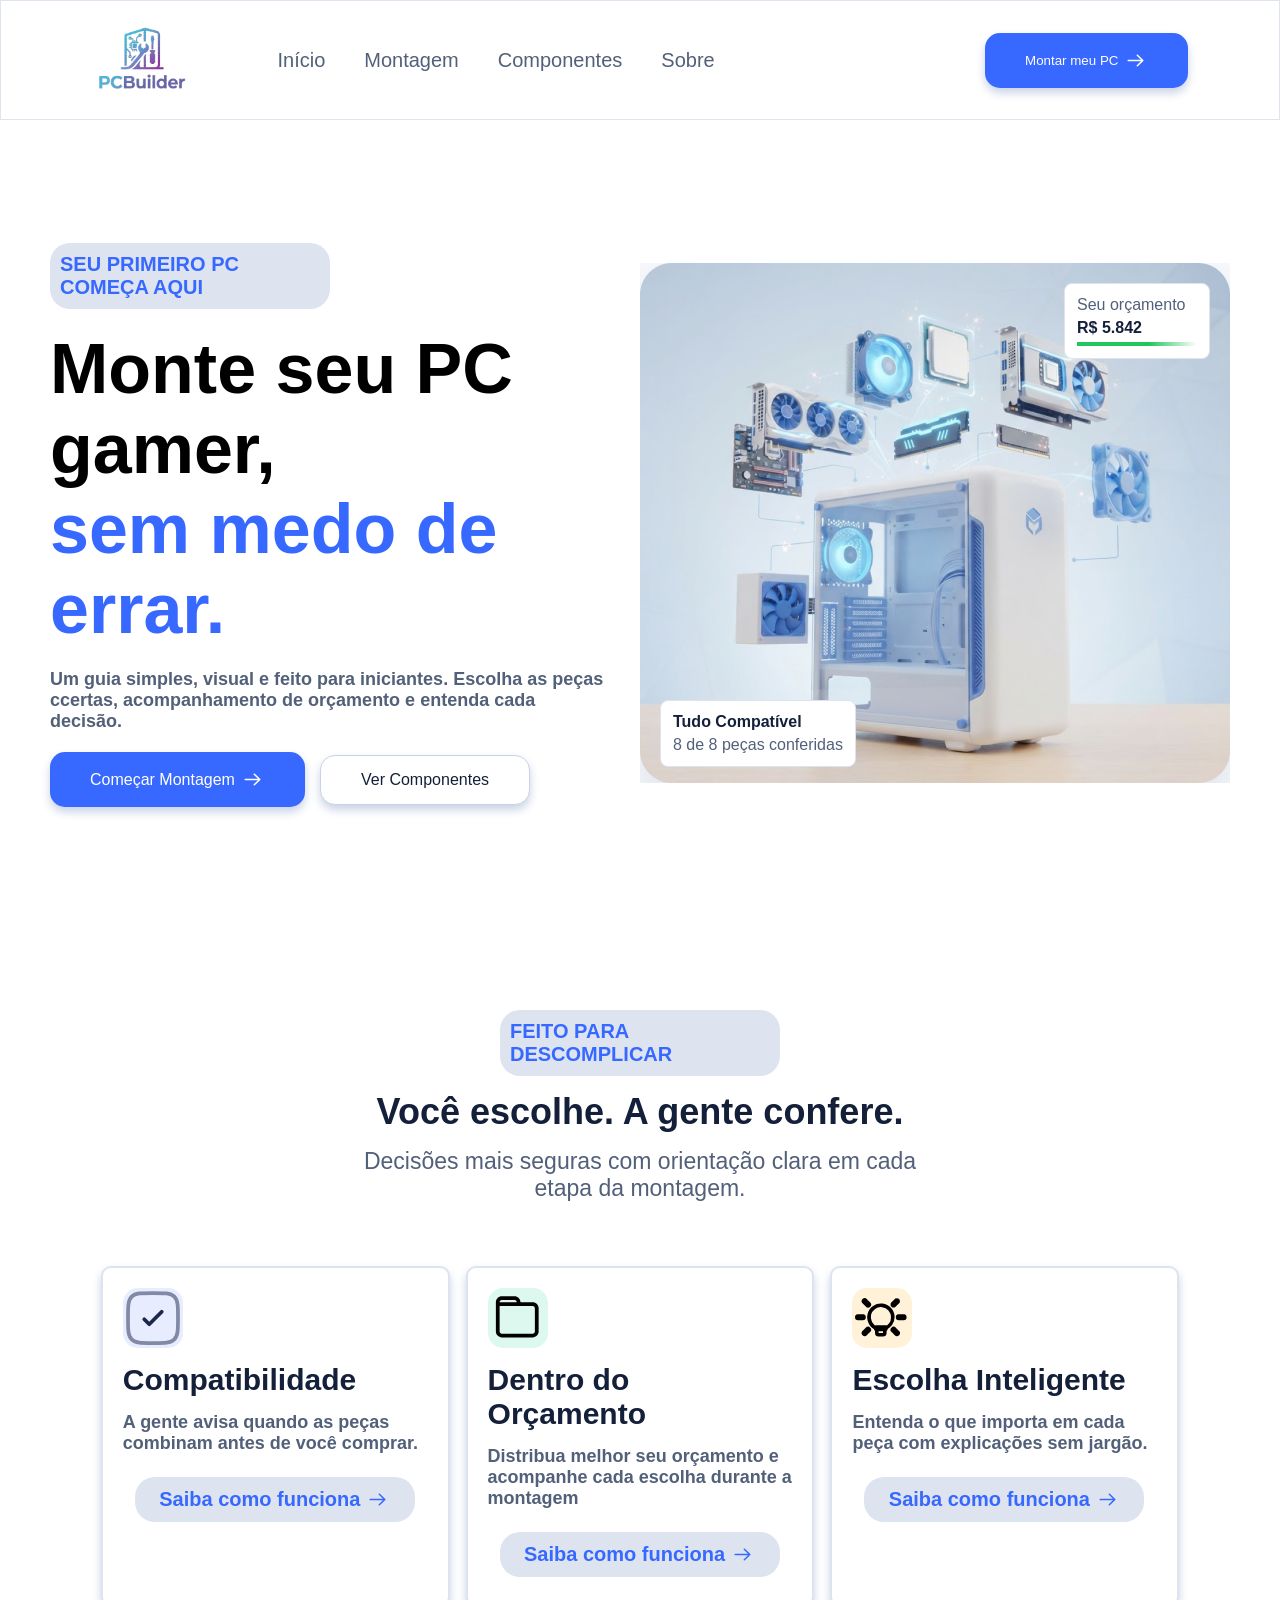
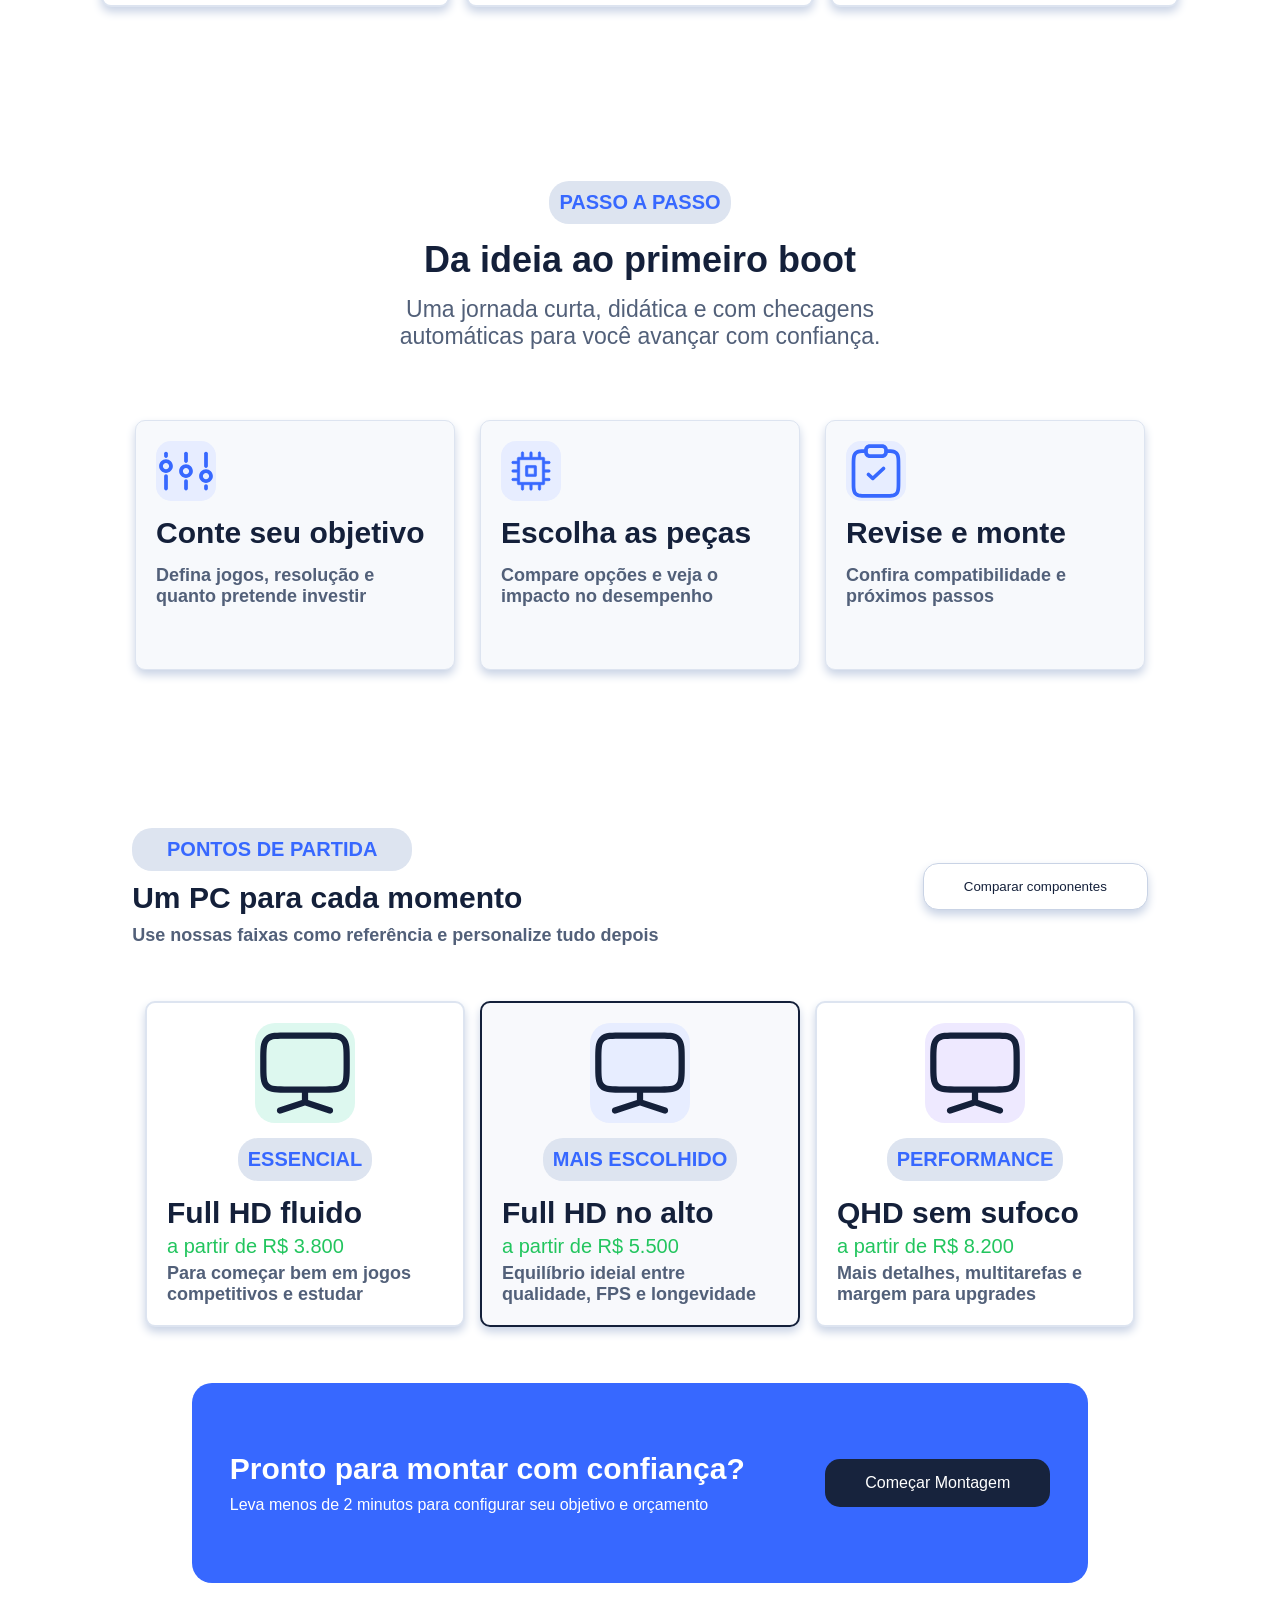
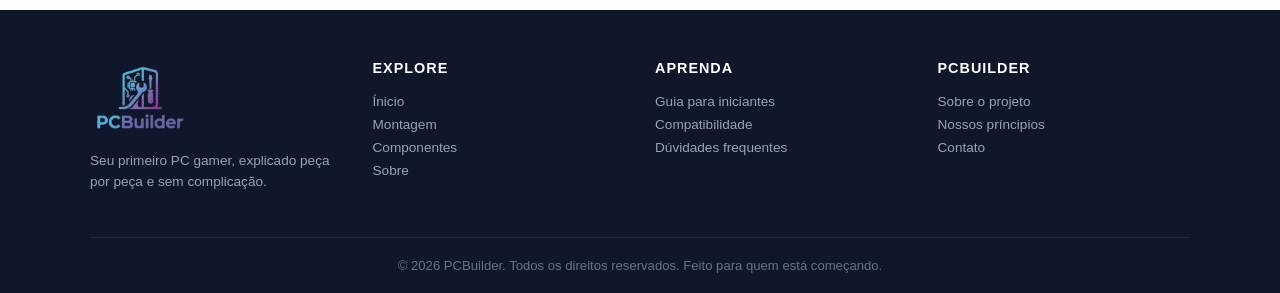
<file: index.html>
<!doctype html>
<html lang=pt-br>
<head>
  <meta charset="UTF-8">
  <meta name="viewport"
        content="width=device-width, user-scalable=no, initial-scale=1.0, maximum-scale=1.0, minimum-scale=1.0">
  <meta http-equiv="X-UA-Compatible" content="ie=edge">
  <link rel="stylesheet" href="css/style.css">
  <title>PC-Builder</title>
</head>
<body>


<header class="cabecalho">
  <div class="logoPrincipal">
    <a href="index.html"><img class="logo" src="assets/images/logo.png" alt="Imagem Logo"></a>
  </div>

  <nav class="navegacao">
    <ul>
      <li><a href="index.html" class="links">Início</a></li>

      <li><a href="montagem.html" class="links">Montagem</a></li>

      <li><a href="componentes.html" class="links">Componentes</a></li>

      <li><a href="sobre.html" class="links">Sobre</a></li>

    </ul>
  </nav>
  

  <button type="button" class="montagem BotaoDesktop">Montar meu PC <img class="icons" src="assets/icons/icon-Avancar.svg" alt="Ícone Avançar">
  </button>

  <button type="button" class="botaoMenu" aria-label="Abrir menu" aria-expanded="false">
    ☰
  </button>
</header>


<section class="secaoHero">

  <div class="cardPrincipal">
    <p class="informacao">SEU PRIMEIRO PC COMEÇA AQUI</p>
    <h1 class="tituloHero">Monte seu PC gamer, <span> sem medo de errar.</span>
    </h1>
    <p class="descricao">Um guia simples, visual e feito para iniciantes. Escolha as peças ccertas, acompanhamento de orçamento e entenda cada decisão.</p>

    <div class="botoesPrincipais">
      <a class="links: montagem" href="montagem.html">Começar Montagem <img class="icons" src="assets/icons/icon-Avancar.svg"
                                                                            alt="Ícone Avançar"></a>
      <a class="links: componentes" href="componentes.html">Ver Componentes</a>
    </div>
  </div>

  <div class="cardSecundario">
    <img class="background-image" src="assets/images/imagemIlustracao.png" alt="Imagem de ilustração">

    <div class="mini-Card card-Orcamento">
      <span>Seu orçamento</span>
      <strong>R$ 5.842</strong>
      <div class="linhaOrcamento"></div>
    </div>

    <div class="mini-Card card-Compativel">
      <strong>Tudo Compatível</strong>
      <span>8 de 8 peças conferidas</span>
    </div>
  </div>
</section>

<section class="secaoInformacao">

  <div class="textoPrincipal">
    <p class="informacao">FEITO PARA DESCOMPLICAR</p>
    <h2 class="tituloPrincipal2">Você escolhe. A gente confere.</h2>
    <p class="descricaoPrincipal">Decisões mais seguras com orientação clara em cada etapa da montagem.</p>

  </div>

  <div class="informacaoCard">

    <div class="cardInformacao">
      <img class="iconsCards" src="assets/icons/icon-Compatibilidade.svg" alt="Ícone de compatibilidade">
      <h2 class="tituloPrincipal2">Compatibilidade</h2>
      <p class="descricao">A gente avisa quando as peças combinam antes de você comprar.</p>
      <a href="#sobre" class="links">
        <p class="informacao">Saiba como funciona <img class="icons" src="assets/icons/icone-Avancar2.svg" alt="Ícone Avançar"></p>
      </a>
    </div>

    <div class="cardInformacao">
      <img class="iconsCards2" src="assets/icons/icon-Carteira.svg" alt="Ícone de Orçamento">
      <h2 class="tituloPrincipal2">Dentro do Orçamento</h2>
      <p class="descricao">Distribua melhor seu orçamento e acompanhe cada escolha durante a montagem</p>
      <a href="#sobre" class="links">
        <p class="informacao">Saiba como funciona <img class="icons" src="assets/icons/icone-Avancar2.svg" alt="Ícone Avançar"></p>
      </a>
    </div>

    <div class="cardInformacao">
      <img class="iconsCards3" src="assets/icons/icon-Ajuda.svg" alt="Icone de Ajuda">
      <h2 class="tituloPrincipal2">Escolha Inteligente</h2>
      <p class="descricao">Entenda o que importa em cada peça com explicações sem jargão.</p>
      <a href="#sobre" class="links">
        <p class="informacao">Saiba como funciona <img class="icons" src="assets/icons/icone-Avancar2.svg" alt="Ícone Avançar"></p>
      </a>
    </div>
  </div>

</section>

<section class="secaoComoFunciona">

  <div class="textoPrincipal">
    <p class="informacao">PASSO A PASSO</p>
    <h2 class="tituloPrincipal2">Da ideia ao primeiro boot</h2>
    <p class="descricaoPrincipal">Uma jornada curta, didática e com checagens automáticas para você avançar com confiança.</p>

  </div>


  <div class="cardComoFunciona">

    <div class="cardInformacao2">

      <img class="iconsCards" src="assets/icons/icon-Objetivo.svg" alt="Ícone Objetivo">
      <h2 class="tituloPrincipal2">Conte seu objetivo</h2>
      <p class="descricao">Defina jogos, resolução e quanto pretende investir</p>
    </div>

    <div class="cardInformacao2">
      <img class="iconsCards" src="assets/icons/icon-Componente.svg" alt="Ícone de Componente">
      <h2 class="tituloPrincipal2">Escolha as peças</h2>
      <p class="descricao">Compare opções e veja o impacto no desempenho</p>
    </div>

    <div class="cardInformacao2">
      <img class="iconsCards" src="assets/icons/icon-Notas.svg" alt="Ícone de Revisar">
      <h2 class="tituloPrincipal2">Revise e monte</h2>
      <p class="descricao">Confira compatibilidade e próximos passos</p>
    </div>
  </div>
</section>

<section class="secaoPerfilOrcamento">

  <div class="textoInicial">

    <div class="textoEsq">
      <p class="informacao">PONTOS DE PARTIDA</p>
      <h2 class="tituloPrincipal2">Um PC para cada momento</h2>
      <p class=descricao>Use nossas faixas como referência e personalize tudo depois</p>
    </div>

    <div class="botaoDir">
      <button type="button" class="componentes">Comparar componentes</button>
    </div>
  </div>

  <div class="cardsOrcamento">

    <div class="cards">
      <div class="controlaElementos2">
        <div class="icone">
          <img class="iconMonitor" src="assets/icons/icon-Monitor.svg" alt="Ícone de Monitor">
      </div>
        <p class="informacao">ESSENCIAL</p>
      </div>
      <div class="texto">

        <h2 class="tituloPrincipal2">Full HD fluido</h2>
        <p class="preco">a partir de R$ 3.800</p>
        <p class="descricao">Para começar bem em jogos competitivos e estudar</p>
      </div>
    </div>

    <div class="cardsEscolhido">
      <div class="controlaElementos2">
        <div class="icone2">
          <img class="iconMonitor" src="assets/icons/icon-Monitor.svg" alt="Ícone de Monitor">
        </div>
        <p class="informacao">MAIS ESCOLHIDO</p>
      </div>

      <div class="texto">
        <h2 class="tituloPrincipal2">Full HD no alto</h2>
        <p class="preco">a partir de R$ 5.500</p>
        <p class="descricao">Equilíbrio ideial entre qualidade, FPS e longevidade</p>
      </div>

    </div>

    <div class="cards">
      <div class="controlaElementos2">
        <div class="icone3">
          <img class="iconMonitor" src="assets/icons/icon-Monitor.svg" alt="Ícone de Monitor">
        </div>
        <p class="informacao">PERFORMANCE</p>
      </div>

      <div class="texto">

        <h2 class="tituloPrincipal2">QHD sem sufoco</h2>
        <p class="preco">a partir de R$ 8.200</p>
        <p class="descricao">Mais detalhes, multitarefas e margem para upgrades</p>
      </div>

    </div>
  </div>

  <div class="cardComecar">
    <div class="textoEsq2">
      <h2 class="tituloPrincipal2">Pronto para montar com confiança?</h2>
      <p>Leva menos de 2 minutos para configurar seu objetivo e orçamento</p>
    </div>

    <div class="botaoFinal">
      <a class="links: montagem2" href="montagem.html">Começar Montagem</a>
    </div>
  </div>

</section>
<footer class="footer-completo">
  <div class="footer-grid">
    <div class="footer-col">
      <div class="footer-logo"><img class="logo" src="assets/images/logo.png" alt=""></div>
      <p>Seu primeiro PC gamer, explicado peça por peça e sem complicação.</p>
    </div>
    <div class="footer-col">
      <h4>Explore</h4>
      <a  href="index.html">Ínicio</a>
      <a  href="montagem.html">Montagem</a>
      <a  href="componentes.html">Componentes</a>
      <a  href="sobre.html">Sobre</a>
    </div>
    <div class="footer-col">
      <h4>Aprenda</h4>
      <a href="#">Guia para iniciantes</a>
      <a href="#">Compatibilidade</a>
      <a href="#">Dúvidades frequentes</a>
    </div>
    <div class="footer-col">
      <h4>PCBuilder</h4>
      <a href="#">Sobre o projeto</a>
      <a href="#">Nossos príncipios</a>
      <a href="#">Contato</a>
    </div>
  </div>
  <div class="footer-copy">
    © 2026 PCBuilder. Todos os direitos reservados. Feito para quem está começando.
  </div>
</footer>
<script src="script.js"></script>
</body>
</html>
</file>
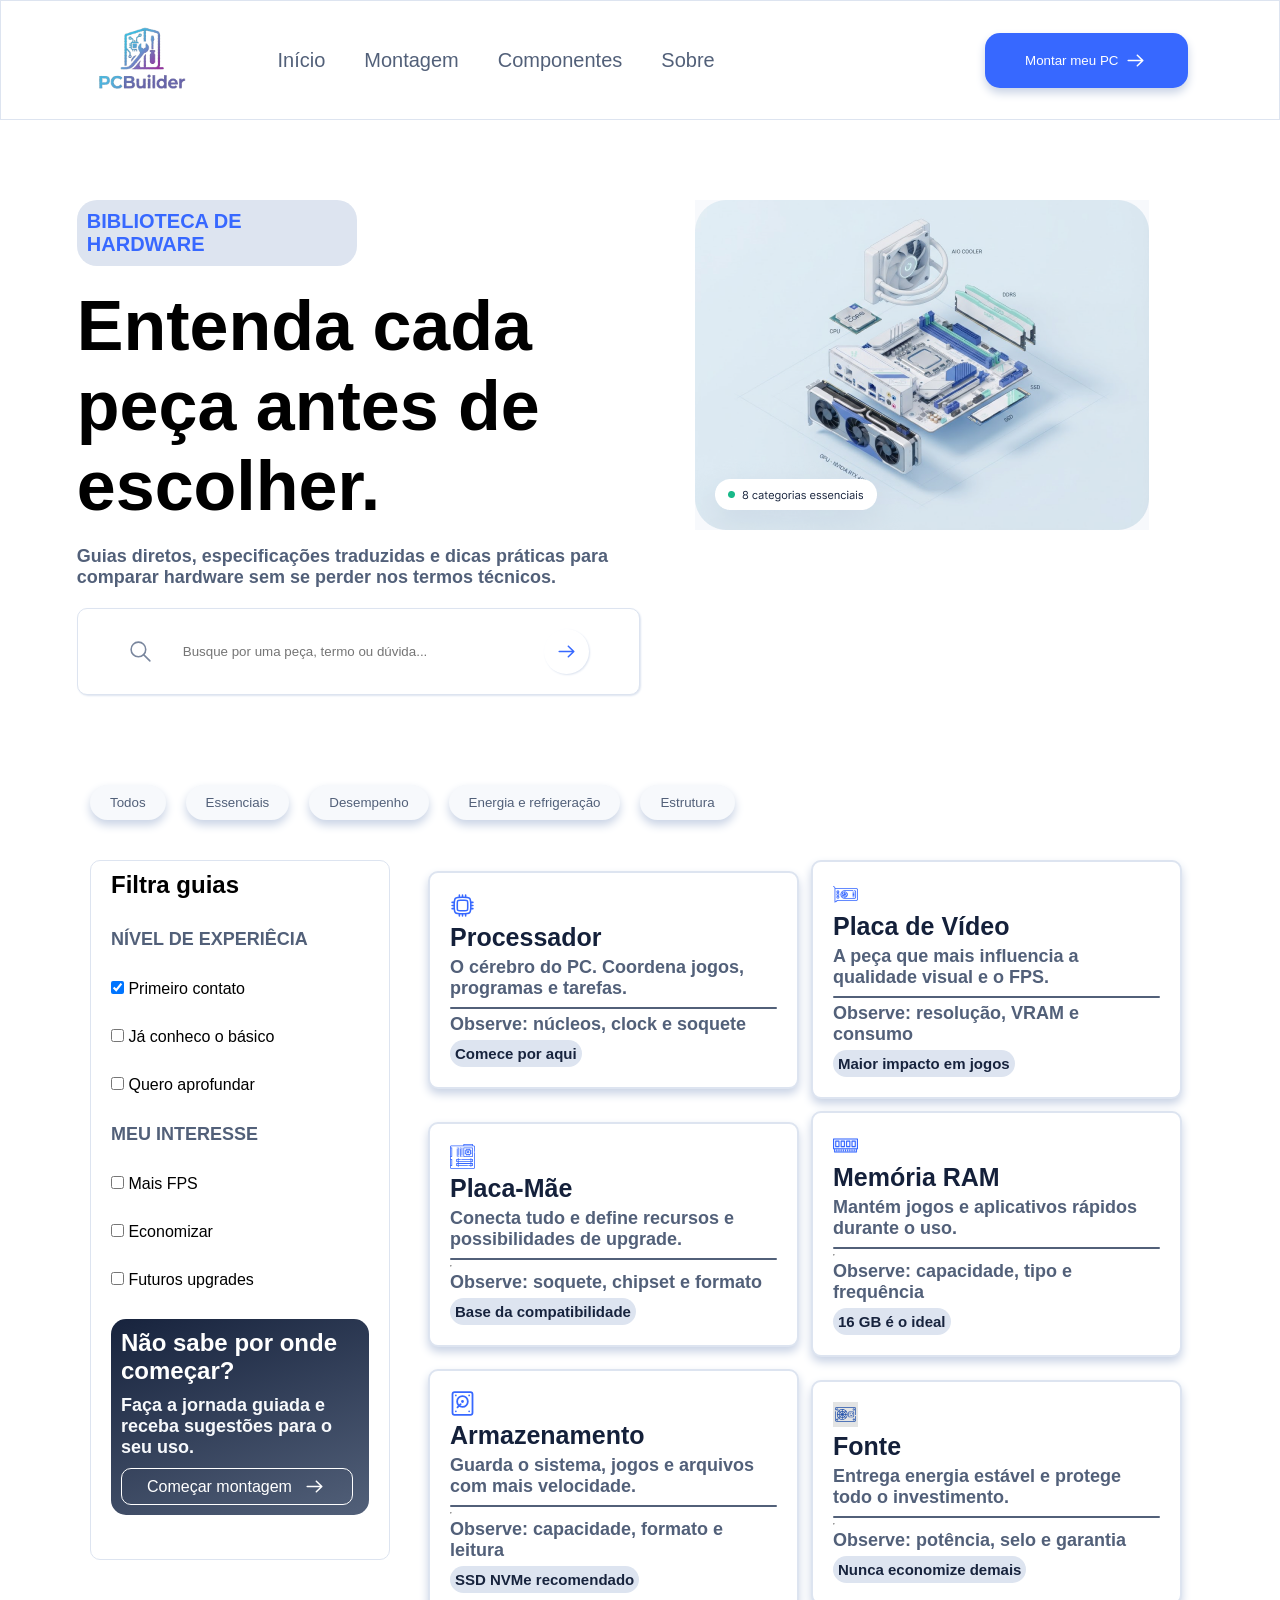
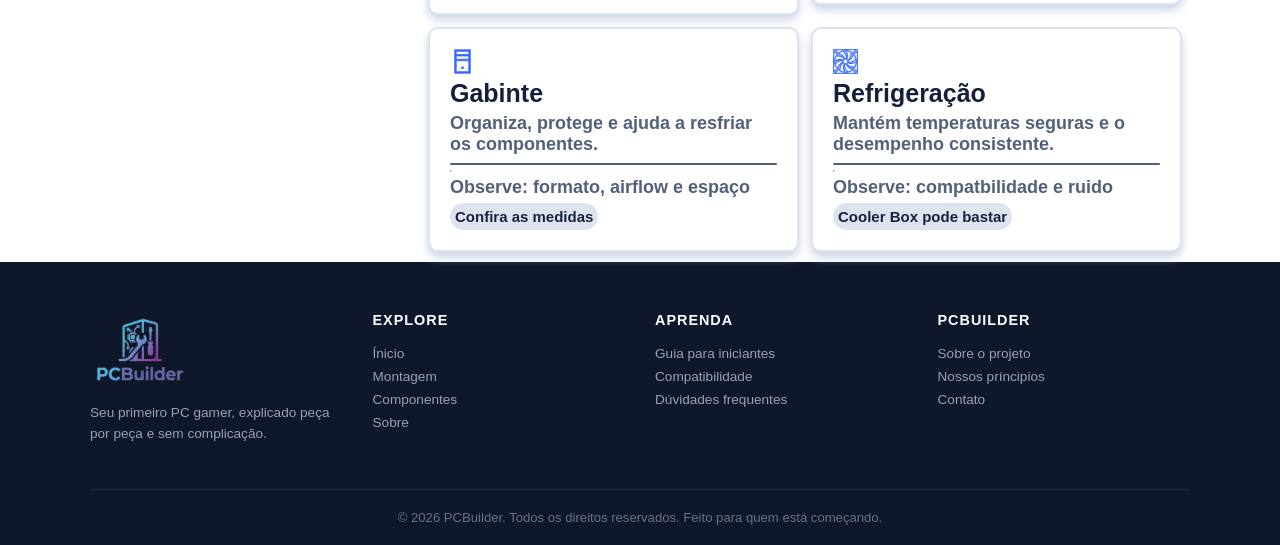
<file: componentes.html>
<!doctype html>
<html lang="pt-br">
<head>
  <meta charset="UTF-8">
  <meta name="viewport"
        content="width=device-width, user-scalable=no, initial-scale=1.0, maximum-scale=1.0, minimum-scale=1.0">
  <meta http-equiv="X-UA-Compatible" content="ie=edge">
  <link rel="stylesheet" href="css/style.css">
  <title>Componentes</title>
</head>
<body>

<header class="cabecalho">
  <div class="logoPrincipal">
    <a href="componentes.html"><img class="logo" src="assets/images/logo.png" alt="Imagem Logo"></a>
  </div>

  <nav class="navegacao">
    <ul>
      <li><a href="index.html" class="links">Início</a></li>

      <li><a href="montagem.html" class="links">Montagem</a></li>

      <li><a href="componentes.html" class="links">Componentes</a></li>

      <li><a href="sobre.html" class="links">Sobre</a></li>

    </ul>
  </nav>


  <button type="button" class="montagem BotaoDesktop">Montar meu PC <img class="icons"
                                                                         src="assets/icons/icon-Avancar.svg"
                                                                         alt="Ícone Avançar">
  </button>

  <button type="button" class="botaoMenu" aria-label="Abrir menu" aria-expanded="false">
    ☰
  </button>
</header>

<section class="secaoComponente">
  <div class="cardPrincipal">
    <p class="informacao">BIBLIOTECA DE HARDWARE</p>
    <h1 class="tituloHero"> Entenda cada peça antes de escolher.</h1>
    <p class="descricao">Guias diretos, especificações traduzidas e dicas práticas para comparar hardware sem se perder
      nos termos técnicos.</p>

    <form action="/pesquisa" method="GET">
      <label for="campo-busca"><img class="icons" src="assets/icons/icon-Pesquisar.svg" alt="Ícone de Pesquisar"></label>
      <input type="search" id="campo-busca" name="q" placeholder="Busque por uma peça, termo ou dúvida...">
      <button class="botaoPesquisar"><img class="icons" src="assets/icons/icone-Avancar2.svg" alt="Ícone Avançar"></button>
    </form>

  </div>

  <div class="cardSecundario">
    <img class="background-image" src="assets/images/imagemIlustracao2.png" alt="Imagem de ilustração">
  </div>


</section>

<section class="secaoCategoria">

  <div class="botoesCategoria">

    <button class="botaoT: recomendado">Todos</button>

    <button class="botaoE: recomendado">Essenciais</button>

    <button class="botaoD: recomendado">Desempenho</button>

    <button class="botaoR: recomendado">Energia e refrigeração</button>

    <button class="botaoEstru: recomendado">Estrutura</button>
  </div>
  <div class="categoria">

    <div class="divEsquerda">
      <h2>Filtra guias</h2>

      <p class="descricao">NÍVEL DE EXPERIÊCIA</p>
      <label>
        <input type="checkbox" name="contato" value="inicial" checked>
        Primeiro contato
      </label>

      <label>
        <input type="checkbox" name="contato" value="basico">
        Já conheco o básico
      </label>

      <label>
        <input type="checkbox" name="contato" value="aprofundar">
        Quero aprofundar
      </label>

      <p class="descricao">MEU INTERESSE</p>

      <label>
        <input type="checkbox" name="interesse" value="fps">
        Mais FPS
      </label>

      <label>
        <input type="checkbox" name="interesse" value="economizar">
        Economizar
      </label>

      <label>
        <input type="checkbox" name="interesse" value="upgrades">
        Futuros upgrades
      </label>

      <div class="cardMontar">

        <h2>Não sabe por onde começar?</h2>
        <p class="descricao">Faça a jornada guiada e receba sugestões para o seu uso.</p>
        <a class="links: montagem3" href="montagem.html">Começar montagem <img class="icons" src="assets/icons/icon-Avancar.svg" alt="Ícone Avançar"></a>
      </div>
    </div>

    <div class="divDireita">
      <div class="controlaCards">

        <div class="cardProcessador: card">
          <img class="icons" src="assets/icons/icon-CPU.svg" alt="Ícone Processador">
          <h2 class="tituloCom">Processador</h2>
          <p class="tituloLinha">O cérebro do PC. Coordena jogos, programas e tarefas.</p>

          <p class="descricao">Observe: núcleos, clock e soquete</p>
          <p class="informacaoComp">Comece por aqui</p>
        </div>

        <div class="cardPlacaVideo: card">
          <img class="icons" src="assets/icons/icon-PlacaVideo.svg" alt="Ícone Placa de Video">
          <h2  class="tituloCom">Placa de Vídeo</h2>
          <p class="tituloLinha">A peça que mais influencia a qualidade visual e o FPS.</p>

          <p class="descricao">Observe: resolução, VRAM e consumo</p>
          <p class="informacaoComp">Maior impacto em jogos</p>
        </div>

        <div class="cardPlacaMae: card">
          <img class="icons" src="assets/icons/icon-PlacaMae.svg" alt="Ícone Placa-Mãe">
          <h2  class="tituloCom">Placa-Mãe</h2>
          <p class="tituloLinha">Conecta tudo e define recursos e possibilidades de upgrade.</p>
          <hr>
          <p class="descricao">Observe: soquete, chipset e formato</p>
          <p class="informacaoComp">Base da compatibilidade</p>
        </div>

        <div class="cardRAM: card">
          <img class="icons" src="assets/icons/icon-RAM.svg" alt="Ícone Memória RAM">
          <h2  class="tituloCom">Memória RAM</h2>
          <p class="tituloLinha">Mantém jogos e aplicativos rápidos durante o uso.</p>
          <hr>
          <p class="descricao">Observe: capacidade, tipo e frequência</p>
          <p class="informacaoComp">16 GB é o ideal</p>
        </div>

        <div class="cardArmazena: card">
          <img class="icons" src="assets/icons/icon-Armaz.svg" alt="Ícone Armazenamento">
          <h2  class="tituloCom">Armazenamento</h2>
          <p class="tituloLinha">Guarda o sistema, jogos e arquivos com mais velocidade.</p>
          <hr>
          <p class="descricao">Observe: capacidade, formato e leitura</p>
          <p class="informacaoComp">SSD NVMe recomendado</p>
        </div>

        <div class="cardFonte: card">
          <img class="icons" src="assets/icons/icon-Fonte.svg" alt="Ícone Fonte">
          <h2  class="tituloCom">Fonte</h2>
          <p class="tituloLinha">Entrega energia estável e protege todo o investimento.</p>
          <hr>
          <p class="descricao">Observe: potência, selo e garantia</p>
          <p class="informacaoComp">Nunca economize demais</p>
        </div>

        <div class="cardGabinte: card">
          <img class="icons" src="assets/icons/icon-Gabinete.svg" alt="Ícone Gabinete">
          <h2  class="tituloCom">Gabinte</h2>
          <p class="tituloLinha">Organiza, protege e ajuda a resfriar os componentes.</p>
          <hr>
          <p class="descricao">Observe: formato, airflow e espaço</p>
          <p class="informacaoComp">Confira as medidas</p>
        </div>

        <div class="cardRefrigeracao: card">
          <img class="icons" src="assets/icons/icon-Cooler.svg" alt="Ícone Cooler">
          <h2  class="tituloCom">Refrigeração</h2>
          <p class="tituloLinha">Mantém temperaturas seguras e o desempenho consistente.</p>
          <hr>
          <p class="descricao">Observe: compatbilidade e ruido</p>
          <p class="informacaoComp">Cooler Box pode bastar</p>
        </div>
      </div>
    </div>
  </div>
</section>


<footer class="footer-completo">
  <div class="footer-grid">
    <div class="footer-col">
      <div class="footer-logo"><img class="logo" src="assets/images/logo.png" alt=""></div>
      <p>Seu primeiro PC gamer, explicado peça por peça e sem complicação.</p>
    </div>
    <div class="footer-col">
      <h4>Explore</h4>
      <a  href="index.html">Ínicio</a>
      <a  href="montagem.html">Montagem</a>
      <a  href="componentes.html">Componentes</a>
      <a  href="sobre.html">Sobre</a>
    </div>
    <div class="footer-col">
      <h4>Aprenda</h4>
      <a href="#">Guia para iniciantes</a>
      <a href="#">Compatibilidade</a>
      <a href="#">Dúvidades frequentes</a>
    </div>
    <div class="footer-col">
      <h4>PCBuilder</h4>
      <a href="#">Sobre o projeto</a>
      <a href="#">Nossos príncipios</a>
      <a href="#">Contato</a>
    </div>
  </div>
  <div class="footer-copy">
    © 2026 PCBuilder. Todos os direitos reservados. Feito para quem está começando.
  </div>
</footer>
<script src="script.js"></script>
</body>
</html>
</file>
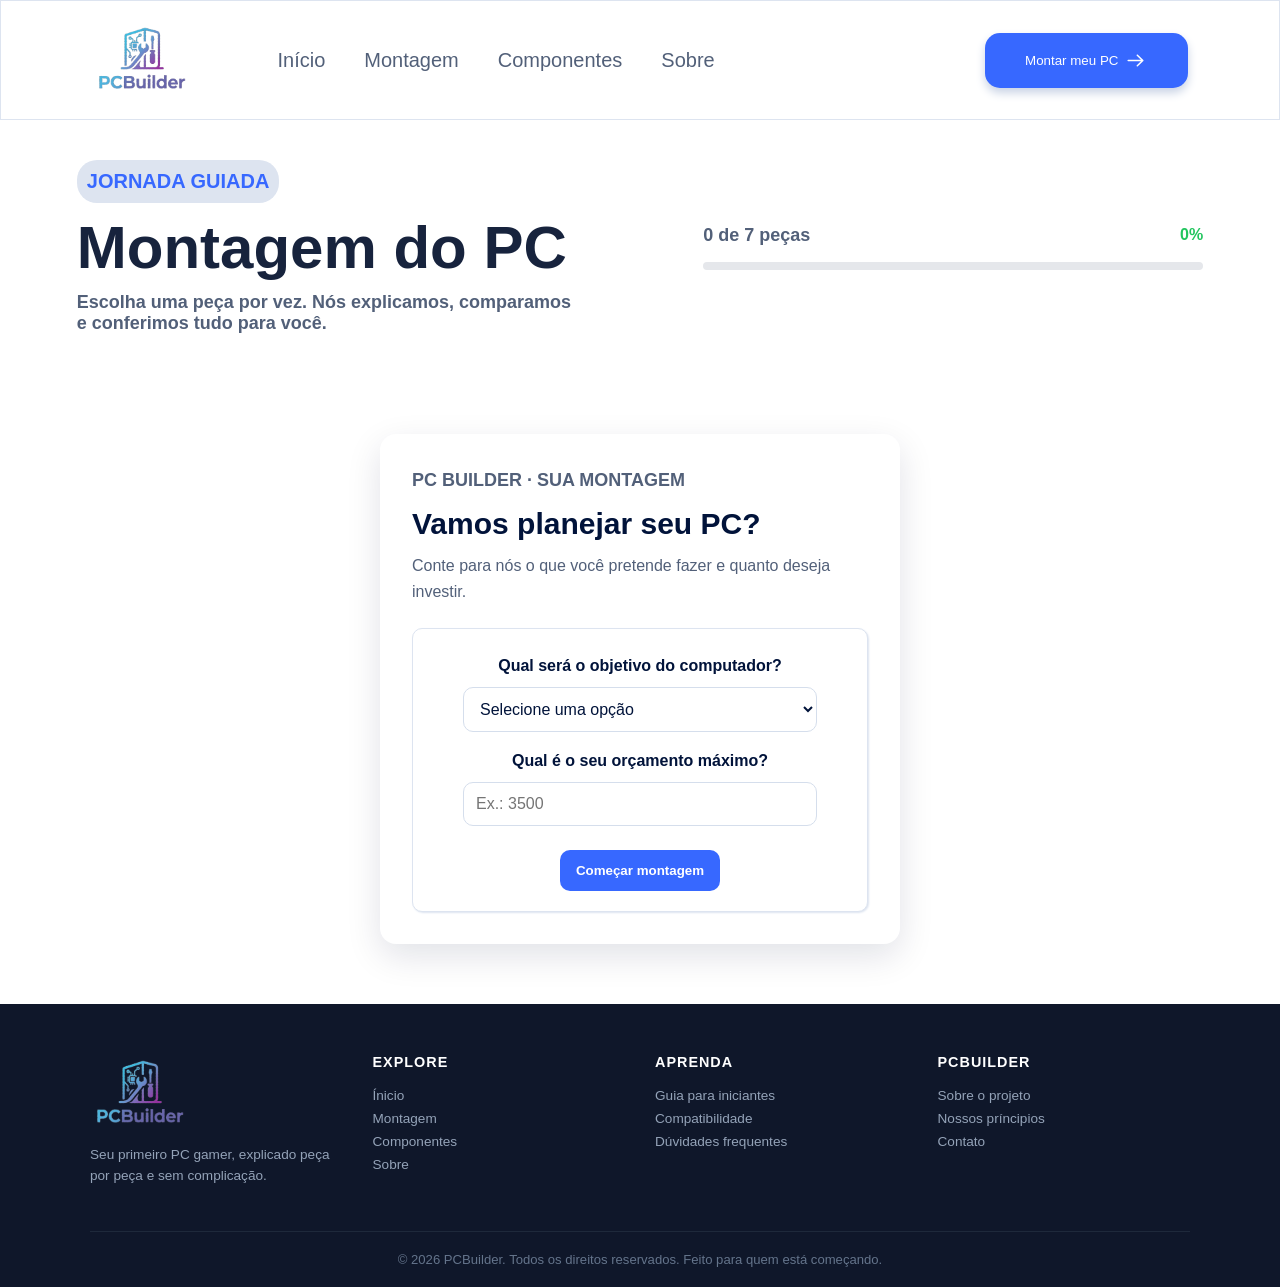
<file: montagem.html>
<!doctype html>
<html lang="pt-br">
<head>
  <meta charset="UTF-8">
  <meta name="viewport"
        content="width=device-width, user-scalable=no, initial-scale=1.0, maximum-scale=1.0, minimum-scale=1.0">
  <meta http-equiv="X-UA-Compatible" content="ie=edge">
  <link rel="stylesheet" href="css/style.css">
  <title>Montagem</title>
</head>
<body>


<header class="cabecalho">
  <div class="logoPrincipal">
    <a href="montagem.html"><img class="logo" src="assets/images/logo.png" alt="Imagem Logo"></a>
  </div>

  <nav class="navegacao">
    <ul>
      <li><a href="index.html" class="links">Início</a></li>

      <li><a href="montagem.html" class="links">Montagem</a></li>

      <li><a href="componentes.html" class="links">Componentes</a></li>

      <li><a href="sobre.html" class="links">Sobre</a></li>

    </ul>
  </nav>


  <button type="button" class="montagem BotaoDesktop">Montar meu PC <img class="icons"
                                                                         src="assets/icons/icon-Avancar.svg"
                                                                         alt="Ícone Avançar">
  </button>

  <button type="button" class="botaoMenu" aria-label="Abrir menu" aria-expanded="false">
    ☰
  </button>
</header>


<section class="secaoMontagem">

  <div class="textoMontagem">

    <div class="textoEsqMontagem">
      <p class="informacao">JORNADA GUIADA</p>
      <h2 class="tituloMontagem">Montagem do PC</h2>
      <p class=descricao>Escolha uma peça por vez. Nós explicamos, comparamos e conferimos tudo para você.</p>

    </div>


    <div class="pecas">
      <div class="controlaPecas">
        <p class="descricaoPecas descricao">0 de 7 peças </p>
        <p class="porcentagemPecas">0%</p>
      </div>

      <div class="barraProgresso">
        <div class="progressoPreenchido"></div>
      </div>


    </div>

  </div>
</section>


<section class="orientacaoInicial" id="orientacaoInicial">
  <div class="cardOrientacao">
    <p class="descricao">PC BUILDER · SUA MONTAGEM</p>

    <h1>Vamos planejar seu PC?</h1>

    <p>
      Conte para nós o que você pretende fazer
      e quanto deseja investir.
    </p>

    <form id="formOrientacao">
      <label for="objetivoPC">
        Qual será o objetivo do computador?
      </label>

      <select id="objetivoPC" name="objetivoPC" required>
        <option value="">Selecione uma opção</option>
        <option value="jogos">Jogos</option>
        <option value="estudos">Estudos e programação</option>
        <option value="trabalho">Trabalho profissional</option>
      </select>

      <label for="orcamentoPC">
        Qual é o seu orçamento máximo?
      </label>

      <input
        type="number"
        id="orcamentoPC"
        name="orcamentoPC"
        min="1"
        step="1"
        placeholder="Ex.: 3500"
        required
      >

      <button type="submit" id="confirmarOrientacao">
        Começar montagem
      </button>
    </form>
  </div>
</section>


<section class="montarPC" hidden>

  <div class="divEsquerda">
    <p class="descricao">SUA MONTAGEM</p>

    <div class="selecaoComponente" data-categoria="cpu">
      <div class="controlaElementos">
        <img class="icons" src="assets/icons/icon-CPU.svg" alt="Ícone Processador">
        <h2 class="tituloPrincipal">Processador
          <span class="pecaEscolhida">Pendente</span>
        </h2>
      </div>

    </div>

    <div class="selecaoComponente" data-categoria="placaMae">
      <div class="controlaElementos">
        <img class="icons" src="assets/icons/icon-PlacaMae.svg" alt="Ícone Placa-Mãe">
        <h2 class="tituloPrincipal">Placa-Mãe
          <span class="pecaEscolhida">Pendente</span>
        </h2>
      </div>

    </div>

    <div class="selecaoComponente" data-categoria="gpu">
      <div class="controlaElementos">
        <img class="icons" src="assets/icons/icon-PlacaVideo.svg" alt="Ícone Placa de Video">
        <h2 class="tituloPrincipal"> Placa de video
          <span class="pecaEscolhida">Pendente</span>
        </h2>
      </div>

    </div>

    <div class="selecaoComponente" data-categoria="memoriaRAM">
      <div class="controlaElementos">
        <img class="icons" src="assets/icons/icon-RAM.svg" alt="Ícone Memória RAM">
        <h2 class="tituloPrincipal"> Memoria RAM
          <span class="pecaEscolhida">Pendente</span>
        </h2>
      </div>

    </div>

    <div class="selecaoComponente" data-categoria="armazenamento">
      <div class="controlaElementos">
        <img class="icons" src="assets/icons/icon-Armaz.svg" alt="Ícone Armazenamento">
        <h2 class="tituloPrincipal"> Armazenamento
          <span class="pecaEscolhida">Pendente</span>
        </h2>
      </div>

    </div>

    <div class="selecaoComponente" data-categoria="fonte">
      <div class="controlaElementos">
        <img class="icons" src="assets/icons/icon-Fonte.svg" alt="Ícone Fonte">
        <h2 class="tituloPrincipal"> Fonte
          <span class="pecaEscolhida">Pendente</span>
        </h2>
      </div>
    </div>

    <div class="selecaoComponente" data-categoria="gabinete">
      <div class="controlaElementos">
        <img class="icons" src="assets/icons/icon-Gabinete.svg" alt="Ícone Gabinete">
        <h2 class="tituloPrincipal"> Gabinete
          <span class="pecaEscolhida">Pendente</span>
        </h2>
      </div>

    </div>
  </div>

  <div class="divMeio">

    <div class="textoPrincipalMontagem">
      <p class="descricaoPecas descricao">ETAPA 1 DE 7</p>
      <h2 class="tituloEtapa">Escolha seu processador</h2>
      <p class="descricaoComponente">Escolha um processador adequado ao seu orçamento e ao uso que pretende dar ao PC. Confira a compatibilidade com a placa-mãe.</p>
    </div>

    <div class="divSugestao">

      <button class="recomendado">Recomendado</button>
      <button class="menorPreco">Menor preço</button>
    </div>

    <div class="divComponentes">


    </div>

    <div class="ajuda">
      <h2>Ajuda sobre o componente</h2>

      <h3>Para que serve?</h3>
      <p id="funcao"></p>

      <h3>O que observar</h3>
      <p id="oQueObservar"></p>

      <h3>Dicas</h3>
      <P id="dicas"></P>


      <button class="botaoFechar">Fechar</button>


    </div>


    <div class="botoes">

      <button class="voltar"><img class="icons" src="assets/icons/icon-Voltar.svg" alt="Ícone de Voltar">Voltar
      </button>
      <button class="finalizarMontagem">Finalizar Montagem</button>
      <button class="continuarMontagem">Continuar com esta <img class="icons"
                                                                         src="assets/icons/icon-Avancar.svg">
      </button>
    </div>
  </div>


  <div class="divDireita">


    <div class="cardOrcamento">
      <p class="orcamento">Orçamento máximo</p>
      <h2 class="orcamentoDefinido">R$ 0,00</h2>

      <div class="progressoOrcamento">
        <div class="progressoOrcamentoPreenchido"></div>
      </div>

      <p class="statusOrcamento">Informe seu orçamento para começar.</p>
      <p class="orientacaoObjetivo"></p>

      <p class="nivelOrcamento"></p>

      <p class="descricaoTotal">Total da montagem</p>
      <h2 class="precoMontagem">R$ 0,00</h2>


    </div>


    <div class="cardCompatibilidade">
      <h2 class="compatibilidade">Compatibilidade</h2>
      <p class="statusSocket"></p>
      <p class="statusConsumo"></p>
      <p class="statusConsumo"></p>
    </div>

    <div class="cardPecasEscolhidas">
      <h2 class="pecasEscolhidas">Peças escolhidas</h2>
      <div class="controlaElementos itemResumo" data-categoria="cpu">
        <img class="icons" src="assets/icons/icon-CPU.svg" alt="Ícone Processador">
        <p><span class="resumoCpu"></span></p>
      </div>
      <div class="controlaElementos itemResumo" data-categoria="placaMae">
        <img class="icons" src="assets/icons/icon-PlacaMae.svg" alt="Ícone Placa-Mãe">
        <p><span class="resumoPlacaMae"></span></p>
      </div>
      <div class="controlaElementos itemResumo" data-categoria="gpu">
        <img class="icons" src="assets/icons/icon-PlacaVideo.svg" alt="Ícone Placa de Vídeo">
        <p><span class="resumoGpu"></span></p>
      </div>
      <div class="controlaElementos itemResumo" data-categoria="memoriaRAM">
        <img class="icons" src="assets/icons/icon-RAM.svg" alt="Ícone Memória RAM">
        <p><span class="resumoRAM"></span></p>
      </div>
      <div class="controlaElementos itemResumo" data-categoria="armazenamento">
        <img class="icons" src="assets/icons/icon-Armaz.svg" alt="Ícone Armazenamento">
        <p><span class="resumoArmazenamento"></span></p>
      </div>
      <div class="controlaElementos itemResumo" data-categoria="fonte">
        <img class="icons" src="assets/icons/icon-Fonte.svg" alt="ícone Fonte">
        <p><span class="resumoFonte"></span></p>
      </div>
      <div class="controlaElementos itemResumo" data-categoria="gabinete">
        <img class="icons" src="assets/icons/icon-Gabinete.svg" alt="">
        <p><span class="resumoGabinete"></span></p>
      </div>


    </div>

    <div class="botaoFinalizar">

    </div>
  </div>

</section>


<div class="tutorial" id="tutorial" role="dialog"
     aria-modal="true" aria-labelledby="tituloTutorial">

  <div class="tutorialCaixa">
    <p class="informacao">PC BUILDER · GUIA INICIAL</p>

    <h2 id="tituloTutorial">Vamos montar seu primeiro PC?</h2>

    <p id="textoTutorial">
      Você vai escolher suas peças uma por vez.
      Nós ajudaremos a entender cada componente,
      conferir a compatibilidade e acompanhar seu orçamento.
    </p>

    <div class="tutorialBotoes">
      <button type="button" id="pularTutorial">
        Pular tutorial
      </button>

      <button type="button" id="voltarTutorial" hidden>
        Voltar
      </button>

      <button type="button" id="avancarTutorial">
        Começar
      </button>
    </div>
  </div>

</div>


<div class="resultadoMontagem" id="resultadoMontagem" hidden>
  <div class="resultadoCaixa">
    <p class="informacao">PC BUILDER · RESUMO DA MONTAGEM</p>

    <h2>Sua montagem está pronta!</h2>
    <p>Confira o resultado da configuração que você escolheu.</p>

    <div class="resultadoCompatibilidade">
      <h3>Compatibilidade</h3>
      <p id="statusCompatibilidade"></p>
    </div>

    <div class="resultadoOrcamento">
      <div>
        <p>Valor total</p>
        <h3 id="totalResultado">R$ 0,00</h3>
      </div>

      <div>
        <p>Orçamento máximo</p>
        <h3 id="orcamentoResultado">R$ 0,00</h3>
      </div>

      <p id="resumoOrcamento"></p>
    </div>

    <div class="resultadoEstatisticas">
      <h3>Adequação ao seu objetivo</h3>

      <div class="estatistica">
        <p>Jogos</p>
        <div class="barraEstatistica">
          <div id="barraJogos"></div>
        </div>
        <span id="valorJogos">0%</span>
      </div>

      <div class="estatistica">
        <p>Estudos e programação</p>
        <div class="barraEstatistica">
          <div id="barraEstudos"></div>
        </div>
        <span id="valorEstudos">0%</span>
      </div>

      <div class="estatistica">
        <p>Trabalho</p>
        <div class="barraEstatistica">
          <div id="barraTrabalho"></div>
        </div>
        <span id="valorTrabalho">0%</span>
      </div>
    </div>

    <button type="button" id="fecharResultado">
      Voltar à montagem
    </button>
  </div>
</div>


<div class="snackbar" role="status" aria-live="polite">
  <span class="mensagemSnackbar"></span>
</div>

<footer class="footer-completo">
  <div class="footer-grid">
    <div class="footer-col">
      <div class="footer-logo"><img class="logo" src="assets/images/logo.png" alt=""></div>
      <p>Seu primeiro PC gamer, explicado peça por peça e sem complicação.</p>
    </div>
    <div class="footer-col">
      <h4>Explore</h4>
      <a href="index.html">Ínicio</a>
      <a href="montagem.html">Montagem</a>
      <a href="componentes.html">Componentes</a>
      <a href="sobre.html">Sobre</a>
    </div>
    <div class="footer-col">
      <h4>Aprenda</h4>
      <a href="#">Guia para iniciantes</a>
      <a href="#">Compatibilidade</a>
      <a href="#">Dúvidades frequentes</a>
    </div>
    <div class="footer-col">
      <h4>PCBuilder</h4>
      <a href="#">Sobre o projeto</a>
      <a href="#">Nossos príncipios</a>
      <a href="#">Contato</a>
    </div>
  </div>
  <div class="footer-copy">
    © 2026 PCBuilder. Todos os direitos reservados. Feito para quem está começando.
  </div>
</footer>
<script src="script.js"></script>
</body>
</html>
</file>
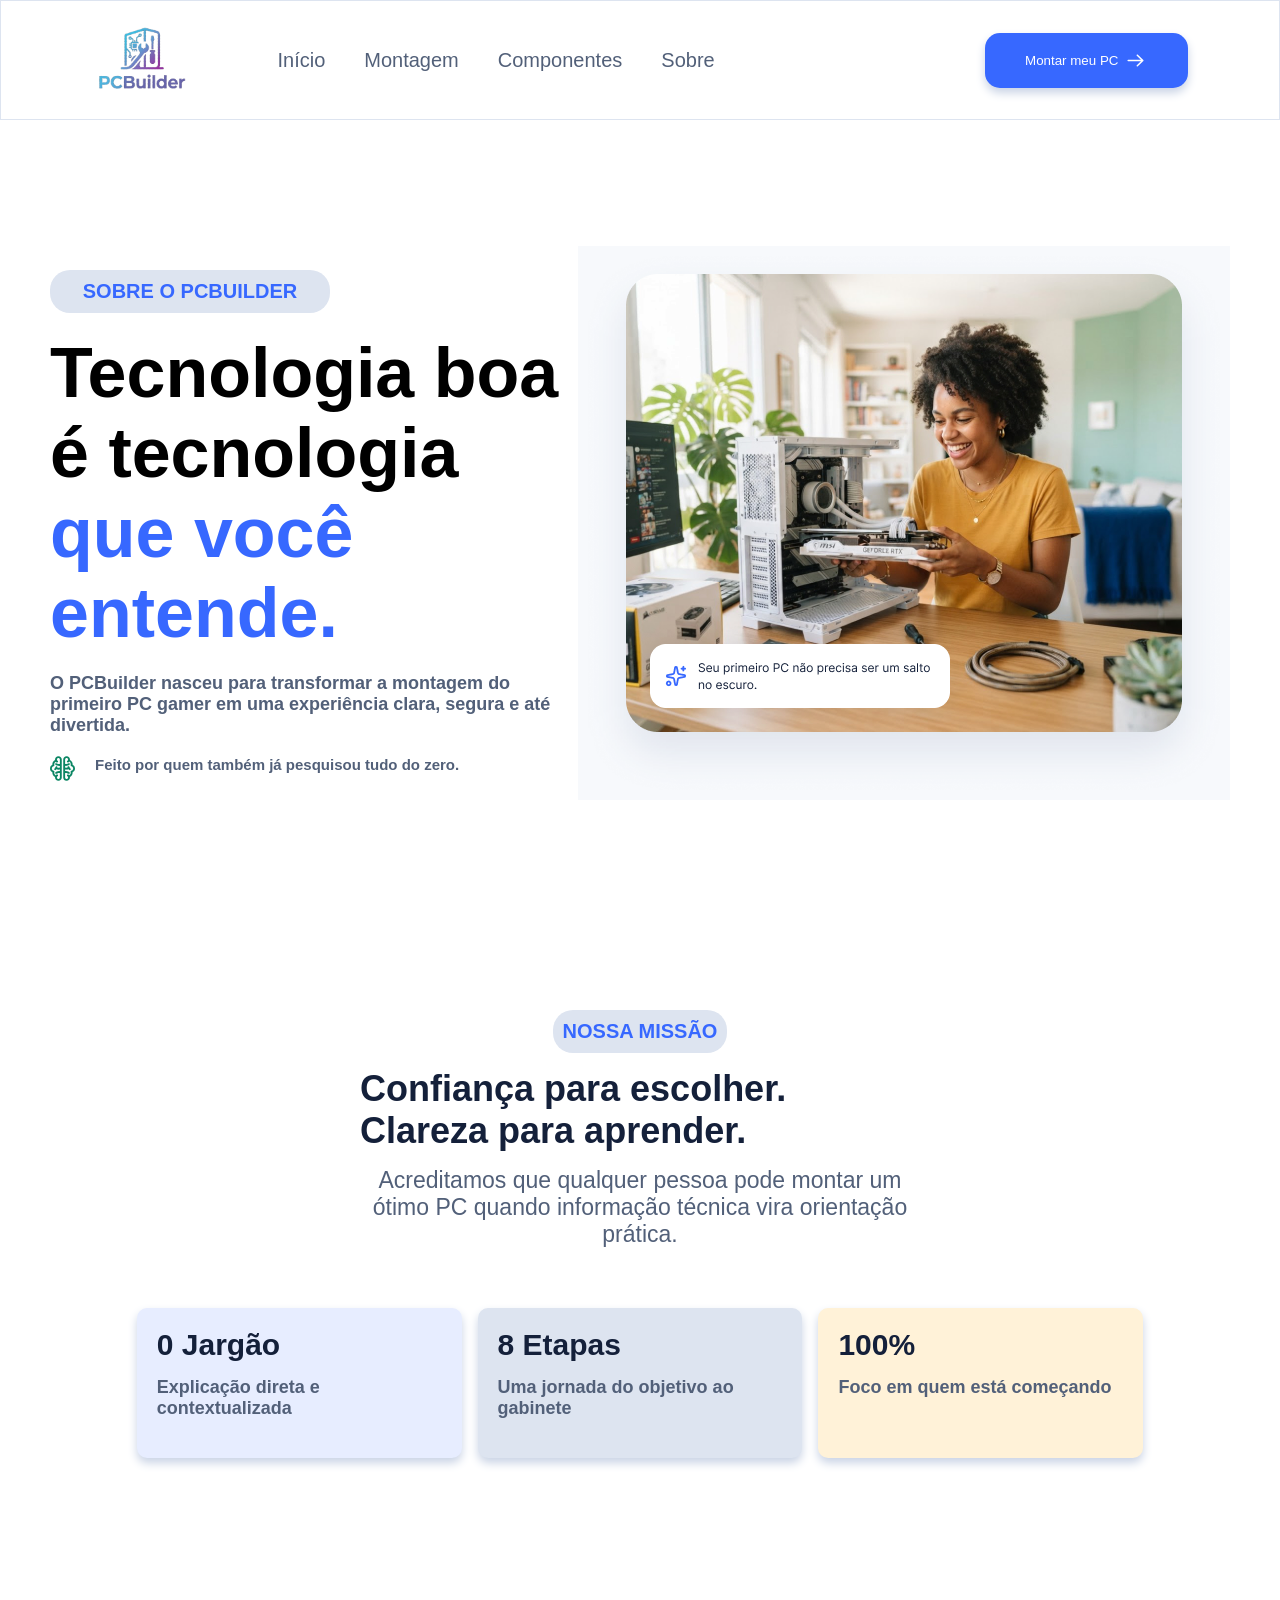
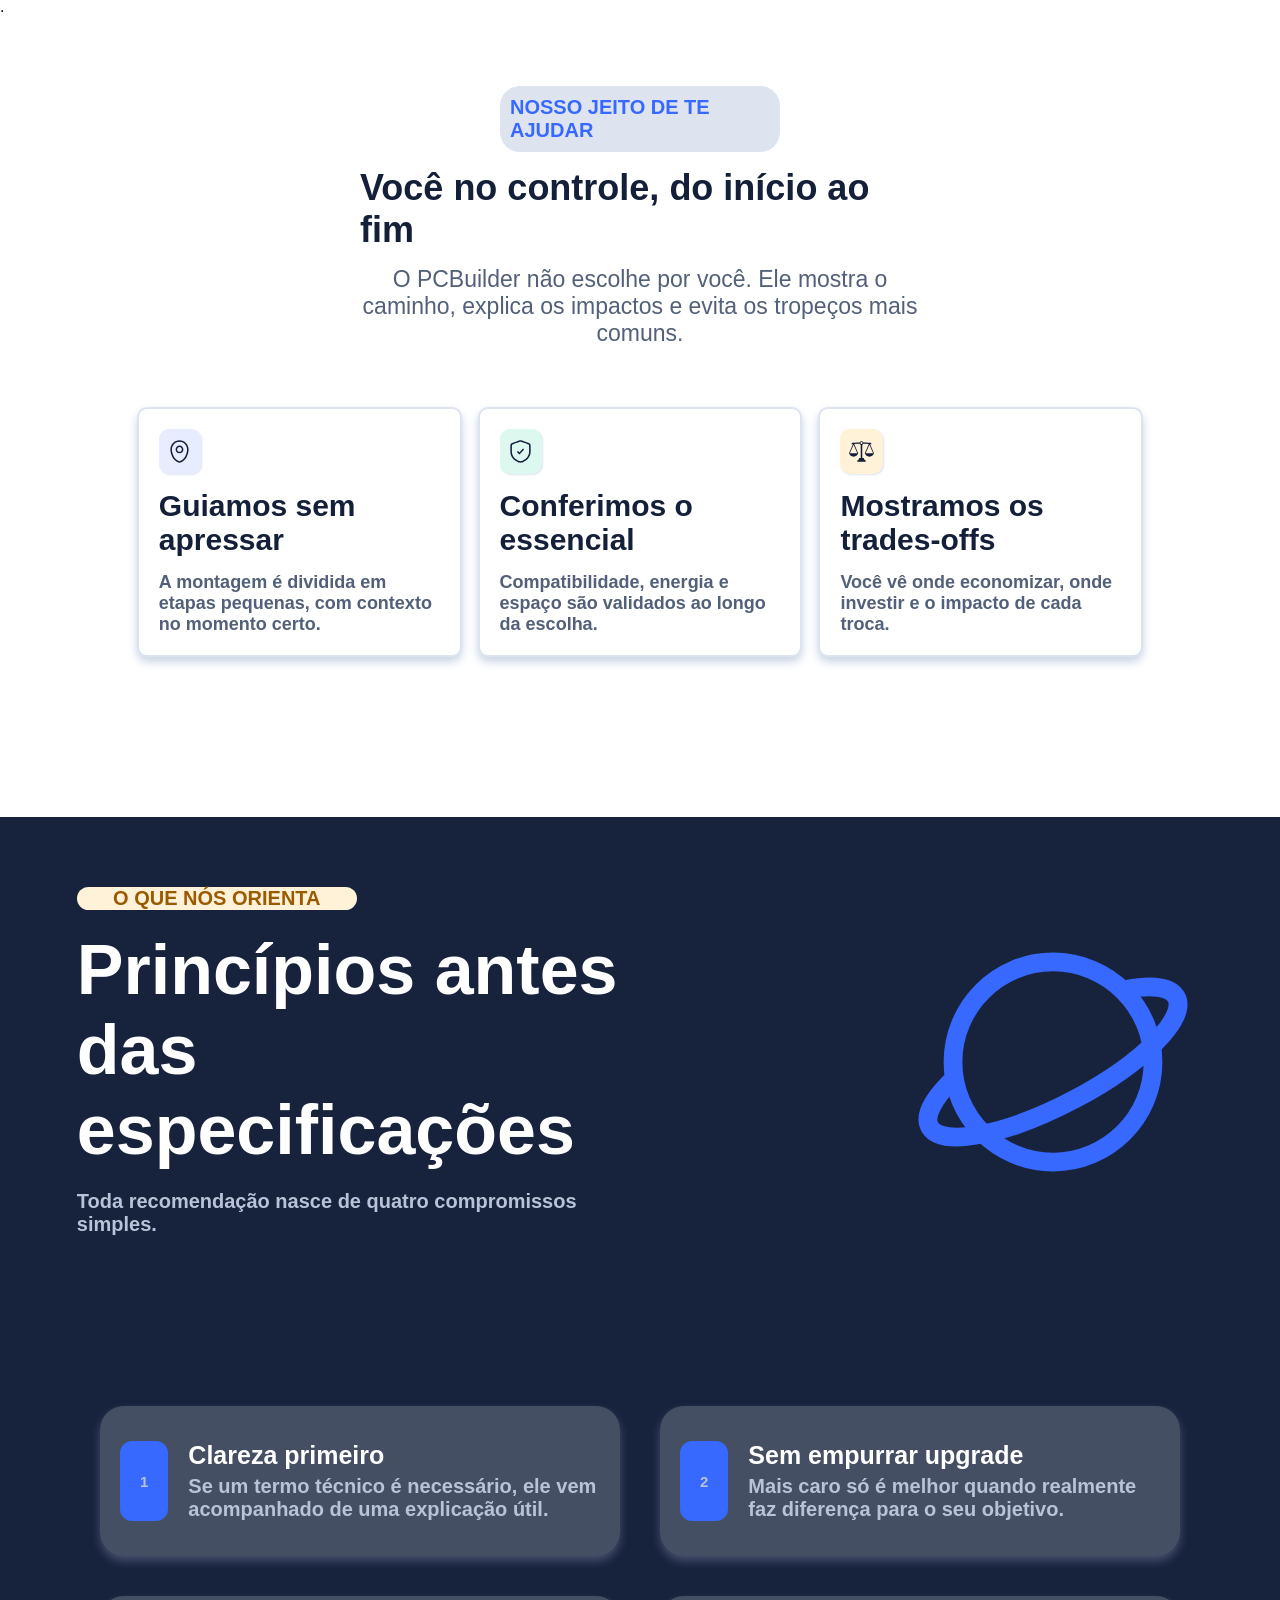
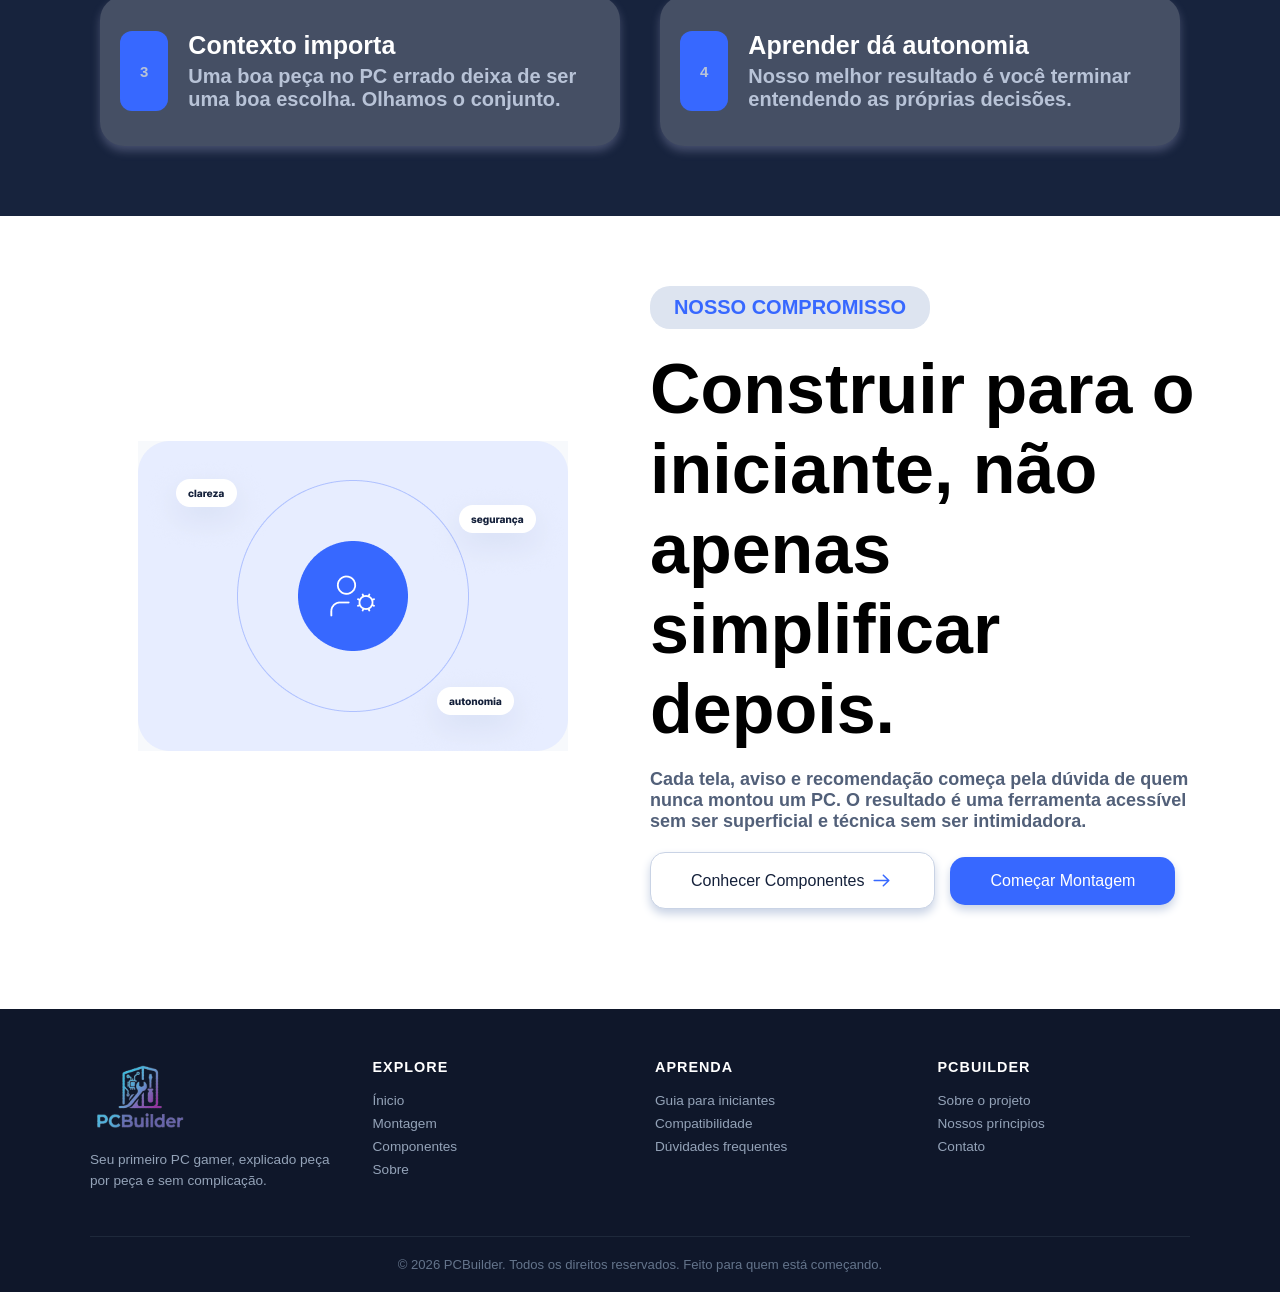
<file: sobre.html>
<!doctype html>
<html lang="pt-br">
<head>
  <meta charset="UTF-8">
  <meta name="viewport"
        content="width=device-width, user-scalable=no, initial-scale=1.0, maximum-scale=1.0, minimum-scale=1.0">
  <meta http-equiv="X-UA-Compatible" content="ie=edge">
  <link rel="stylesheet" href="css/style.css">
  <title>Sobre</title>
</head>
<body>

<header class="cabecalho">
  <div class="logoPrincipal">
    <a href="index.html"><img class="logo" src="assets/images/logo.png" alt="Imagem Logo"></a>
  </div>

  <nav class="navegacao">
    <ul>
      <li><a href="index.html" class="links">Início</a></li>

      <li><a href="montagem.html" class="links">Montagem</a></li>

      <li><a href="componentes.html" class="links">Componentes</a></li>

      <li><a href="sobre.html" class="links">Sobre</a></li>

    </ul>
  </nav>


  <button type="button" class="montagem BotaoDesktop">Montar meu PC <img class="icons"
                                                                         src="assets/icons/icon-Avancar.svg"
                                                                         alt="Ícone Avançar">
  </button>

  <button type="button" class="botaoMenu" aria-label="Abrir menu" aria-expanded="false">
    ☰
  </button>
</header>

<section class="secaoSobre">

  <div class="cardPrincipal">
    <p class="informacao">SOBRE O PCBUILDER</p>
    <h1 class="tituloHero">Tecnologia boa é tecnologia<span> que você entende.</span></h1>
    <p class="descricao">O PCBuilder nasceu para transformar a montagem do primeiro PC gamer em uma experiência clara,
      segura e até divertida.</p>
    <div class="controlaElementos">
      <img class="icons" src="assets/icons/icon-Brain.svg" alt="Ícone Cérebro">
      <p class="descricao2"> Feito por quem também já pesquisou tudo do zero.</p>
    </div>


  </div>

  <div class="cardSecundario">
    <img class="background-image" src="assets/images/imagemIlustracao3.png" alt="Imagem de ilustração">
  </div>
</section>

<section class="secaoMissao">

  <div class="textoPrincipal">
    <p class="informacao">NOSSA MISSÃO</p>
    <h2 class="tituloPrincipal2">Confiança para escolher. Clareza para aprender.</h2>
    <p class="descricaoPrincipal">Acreditamos que qualquer pessoa pode montar um ótimo PC quando informação técnica vira
      orientação prática.</p>
  </div>


  <div class="controlaCards2">

    <div class="card1">
      <h2 class="tituloPrincipal2">0 Jargão</h2>
      <p class="descricao">Explicação direta e contextualizada</p>
    </div>

    <div class="card2">
      <h2 class="tituloPrincipal2">8 Etapas</h2>
      <p class="descricao">Uma jornada do objetivo ao gabinete</p>
    </div>

    <div class="card3">
      <h2 class="tituloPrincipal2">100%</h2>
      <p class="descricao">Foco em quem está começando</p>
    </div>
  </div>
</section>

.
<section class="secaoControle">

  <div class="textoPrincipal">
    <p class="informacao">NOSSO JEITO DE TE AJUDAR</p>
    <h2 class="tituloPrincipal">Você no controle, do início ao fim</h2>
    <p class="descricaoPrincipal">O PCBuilder não escolhe por você. Ele mostra o caminho, explica os impactos e evita os
      tropeços mais comuns.</p>
  </div>


  <div class="controlaCards2">

    <div class="cardInformacao">
      <div class="iconeL">
        <img class="icons" src="assets/icons/icon-Local.svg" alt="Ícone Proteção">
      </div>
      <h2 class="tituloPrincipal2">Guiamos sem apressar</h2>
      <p class="descricao">A montagem é dividida em etapas pequenas, com contexto no momento certo.</p>
    </div>

    <div class="cardInformacao">
      <div class="iconeP">
        <img class="icons" src="assets/icons/icon-Protecao.svg" alt="Ícone Proteção">
      </div>
      <h2 class="tituloPrincipal2">Conferimos o essencial</h2>
      <p class="descricao">Compatibilidade, energia e espaço são validados ao longo da escolha.</p>
    </div>

    <div class="cardInformacao">
      <div class="iconeB">
        <img class="icons" src="assets/icons/icon-Balanca.svg" alt="Ícone Proteção">
      </div>
      <h2 class="tituloPrincipal2">Mostramos os trades-offs</h2>
      <p class="descricao">Você vê onde economizar, onde investir e o impacto de cada troca.</p>
    </div>
  </div>

</section>

<section class="secaoPrincipios">

  <div class="cardPrincipal">
    <p class="informacao2">O QUE NÓS ORIENTA</p>
    <h2 class="tituloHero2">Princípios antes das especificações</h2>
    <p class="descricao3">Toda recomendação nasce de quatro compromissos simples.</p>
  </div>

  <div class="cardSecundario">
    <img class="iconPlaneta" src="assets/icons/icon-planeta.svg" alt="Ícone de Planeta">


  </div>

</section>

<div class="controlaCards3">

  <div class="cardPrincipios">
    <div class="controlaElementos">
      <h2 class="num">1</h2>
      <h2 class="tituloPrincipal3">Clareza primeiro
        <span class="descricao3">Se um termo técnico é necessário, ele vem acompanhado de uma explicação útil.</span>
      </h2>
    </div>
  </div>

  <div class="cardPrincipios">
    <div class="controlaElementos">
      <h2 class="num">2</h2>
      <h2 class="tituloPrincipal3">Sem empurrar upgrade
        <span class="descricao3">Mais caro só é melhor quando realmente faz diferença para o seu objetivo.</span>
      </h2>
    </div>
  </div>

  <div class="cardPrincipios">
    <div class="controlaElementos">
      <h2 class="num">3</h2>
      <h2 class="tituloPrincipal3">Contexto importa
        <span class="descricao3">Uma boa peça no PC errado deixa de ser uma boa escolha. Olhamos o conjunto.</span>
      </h2>
    </div>
  </div>

  <div class="cardPrincipios">
    <div class="controlaElementos">
      <h2 class="num">4</h2>
      <h2 class="tituloPrincipal3">Aprender dá autonomia
        <span class="descricao3">Nosso melhor resultado é você terminar entendendo as próprias decisões.</span>
      </h2>
    </div>
  </div>
</div>

<section class="secaoCompromisso">

  <div class="cardSecundario">
    <img class="background-image" src="assets/images/imagemDiagrama.png" alt="Imagem Diagrama">
  </div>

  <div class="cardPrincipal">
    <p class="informacao">NOSSO COMPROMISSO</p>
    <h2 class="tituloHero">Construir para o iniciante, não apenas simplificar depois.</h2>
    <p class="descricao">Cada tela, aviso e recomendação começa pela dúvida de quem nunca montou um PC. O resultado é
      uma ferramenta acessível sem ser superficial e técnica sem ser intimidadora.</p>
    <div class="botoesPrincipais">
      <a class="links: componentes" href="componentes.html">Conhecer Componentes <img class="icons"
                                                                                      src="assets/icons/icone-Avancar2.svg"
                                                                                      alt="Ícone Avançar"></a>
      <a class="links: montagem" href="montagem.html">Começar Montagem</a>
    </div>


  </div>
</section>

<footer class="footer-completo">
  <div class="footer-grid">
    <div class="footer-col">
      <div class="footer-logo"><img class="logo" src="assets/images/logo.png" alt=""></div>
      <p>Seu primeiro PC gamer, explicado peça por peça e sem complicação.</p>
    </div>
    <div class="footer-col">
      <h4>Explore</h4>
      <a  href="index.html">Ínicio</a>
      <a  href="montagem.html">Montagem</a>
      <a  href="componentes.html">Componentes</a>
      <a  href="sobre.html">Sobre</a>
    </div>
    <div class="footer-col">
      <h4>Aprenda</h4>
      <a href="#">Guia para iniciantes</a>
      <a href="#">Compatibilidade</a>
      <a href="#">Dúvidades frequentes</a>
    </div>
    <div class="footer-col">
      <h4>PCBuilder</h4>
      <a href="#">Sobre o projeto</a>
      <a href="#">Nossos príncipios</a>
      <a href="#">Contato</a>
    </div>
  </div>
  <div class="footer-copy">
    © 2026 PCBuilder. Todos os direitos reservados. Feito para quem está começando.
  </div>
</footer>
<script src="script.js"></script>
</body>
</html>
</file>
<file: css/style.css>
* {
  padding: 0;
  margin: 0;
  box-sizing: border-box;
}

body {
  font-family: "Calibri Light", "Arial", sans-serif;
}

header {
  width: 100%;
  display: flex;
  justify-content: space-around;
  padding: 20px;
  gap: 25px;
  align-items: center;
  background-color: #ffffff;
  border: #dde4f0 1px solid;


  ul {
    list-style: none;
    display: flex;
    flex-direction: row;
    gap: 15px;
    width: 60%;
    align-items: center;
    justify-content: center;
  }


  li {
    color: #526079;
    font-size: 20px;
  }


}

.botaoMenu {
  display: none;
}

.links {
  text-decoration: none;
  color: #526079;
  padding: 8px 12px;
  border-radius: 6px;
  transition: color 200ms ease, background-color 200ms ease;

}

.links:hover {
  background-color: #f0f4ff;
  color: #3768ff;
}

.links.active {
  background-color: #e7edff;
  color: #3768ff;
}

.navegacao li.active a {
  background-color: #e7e7e7;
  font-weight: bold;
  color: #3768ff;
  border-radius: 20px;
  padding: 10px 20px;
}


.logoPrincipal {
  display: flex;
  flex-direction: row;
  align-items: center;
  gap: 5px;
}

.logo {
  width: 100px;
}

.tituloHero {
  flex-direction: column;
  display: flex;
  font-size: 70px;

  h1 {
    color: #17233d;

  }

  span {
    color: #3768ff;

  }
}

.tituloPrincipal {
  font-size: 25px;
  color: #14203a;
  display: flex;
  flex-direction: column;
  max-width: 560px;
  font-weight: bold;

  span {
    color: #526079;
    font-size: 15px;
  }
}

.tituloPrincipal2 {
  font-size: 30px;
  color: #14203a;
  display: flex;
  flex-direction: column;
  max-width: 560px;
  font-weight: bold;
}

.secaoHero {
  display: grid;
  grid-template-columns: repeat(2, 1fr);
  justify-items: center;
  align-items: center;
  padding: 50px;
  width: 100%;
  min-height: calc(100vh - 90px);

}

.cardPrincipal {
  display: flex;
  flex-direction: column;
  gap: 20px;

}

.botoesPrincipais {
  display: flex;
  flex-direction: row;
  gap: 15px;
  align-items: center;

}

.descricao {
  color: #526079;
  font-size: 18px;
  max-width: 560px;
  text-align: left;
  font-weight: bold;
}

.descricaoPrincipal {
  color: #526079;
  font-size: 23px;
  max-width: 560px;
  text-align: center;
}


.descricaoComponenteCard {
  color: #526079;
  font-size: 14px;
  font-weight: normal;
  line-height: 1.5;
  max-width: 100%;
}


.informacao {
  color: #3768ff;
  background-color: #dde4f0;
  border-radius: 20px;
  max-width: 280px;
  align-items: center;
  display: flex;
  justify-content: center;
  gap: 5px;
  flex-direction: row;
  font-size: 20px;
  font-weight: bold;
  padding: 10px;
}

.montagem {
  display: flex;
  flex-direction: row;
  gap: 5px;
  align-items: center;
  background-color: #3768ff;
  border: none;
  border-radius: 15px;
  padding: 15px 40px;
  color: #ffffff;
  transition: transform 300ms ease, box-shadow 300ms ease;
  box-shadow: 0 5px 10px rgb(201 211 229);
  text-decoration: none;
}

.montagem2 {
  display: flex;
  flex-direction: row;
  gap: 5px;
  align-items: center;
  background-color: #17233d;
  border: none;
  border-radius: 15px;
  padding: 15px 40px;
  color: #ffffff;
  transition: transform 300ms ease, box-shadow 300ms ease;
  text-decoration: none;
}

.montagem2:hover {
  transform: scale(1.03);
  box-shadow: 0 5px 10px rgb(55 104 255);
}

.montagem:hover {
  transform: scale(1.03);
  box-shadow: 0 5px 10px rgb(55 104 255);
}

.componentes {
  border-radius: 15px;
  padding: 15px 40px;
  background-color: #ffffff;
  border: #c9d3e5 1px solid;
  color: #14203a;
  transition: transform 300ms ease, box-shadow 300ms ease, border 100ms ease;
  box-shadow: 0 5px 10px rgb(201 211 229);
  text-decoration: none;
  display: flex;
  flex-direction: row;
  align-items: center;
  gap: 5px;
}

.componentes:hover {
  transform: scale(0.95);
  box-shadow: 0 5px 10px rgb(201 211 229);
  border: #b7c8ff 1px solid;
}

.iconsCards {
  width: 60px;
  background-color: #e7edff;
  border-radius: 15px;
  display: block;
  height: auto;
}


.iconsCards2 {
  width: 60px;
  background-color: #ddf8ef;
  border-radius: 15px;
  display: block;
  height: auto;
}


.iconsCards3 {
  width: 60px;
  background-color: #fff2d8;
  border-radius: 15px;
  display: block;
  height: auto;
}


.icons {
  width: 25px;
  height: auto;
  display: block;
}


.cardSecundario {
  position: relative;
  display: inline-block;
}

.mini-Card {
  display: flex;
  gap: 5px;
  border: 1px solid #dde4f0;
  flex-direction: column;
  position: absolute;
  background-color: #ffffff;
  padding: 12px;
  border-radius: 8px;

  strong {
    color: #14203a;
  }

  span {
    color: #526079;
  }

}

.linhaOrcamento {
  background: linear-gradient(to right, #22c55e 0%, #22c55e 60%, transparent 100%);
  height: 4px;
  width: 120px;
}


.card-Orcamento {
  top: 20px;
  right: 20px;
}

.card-Compativel {
  bottom: 20px;
  left: 20px;
}

.secaoInformacao {
  display: flex;
  gap: 40px;
  flex-direction: column;
  justify-content: flex-start;
  align-items: center;
  width: 100%;
  padding: 80px 6%;

}

.textoPrincipal {
  display: flex;
  flex-direction: column;
  align-items: center;
  gap: 15px;

  h2 {
    color: #14203a;
    font-size: 36px;
  }

}

.informacaoCard {
  display: flex;
  flex-direction: row;
  padding: 30px;
  gap: 25px;
  width: 100%;
  align-items: center;
  justify-content: center;
  flex-wrap: wrap;

}

.cardInformacao {
  background-color: #ffffff;
  border: #dde4f0 2px solid;
  width: 30%;
  min-height: 250px;
  padding: 20px;
  border-radius: 10px;
  display: flex;
  flex-direction: column;
  gap: 15px;
  box-shadow: 0 5px 10px rgb(201 211 229);
  transition: transform 300ms ease, box-shadow 300ms ease, border 100ms ease;

  h3 {
    color: #14203a;
    font-size: 30px;
  }
}

.cardInformacao:hover {
  transform: scale(0.95);
  box-shadow: 0 5px 10px rgb(201 211 229);
  border: #b7c8ff 2px solid;
}

.secaoComoFunciona {
  display: flex;
  gap: 40px;
  flex-direction: column;
  justify-content: flex-start;
  align-items: center;
  width: 100%;
  padding: 70px 6% 100px;
}

.cardComoFunciona {
  display: flex;
  flex-direction: row;
  padding: 30px;
  gap: 25px;
  width: 100%;
  align-items: center;
  justify-content: center;
  flex-wrap: wrap;
}

.cardInformacao2 {
  background-color: #f7f9fc;
  border: #dde4f0 1px solid;
  width: 30%;
  min-height: 250px;
  padding: 20px;
  border-radius: 10px;
  display: flex;
  flex-direction: column;
  gap: 15px;
  box-shadow: 0 5px 10px rgb(201 211 229);
  transition: transform 300ms ease, box-shadow 300ms ease, border 100ms ease;

  h3 {
    color: #14203a;
    font-size: 30px;
  }
}

.cardInformacao2:hover {
  transform: scale(0.95);
  box-shadow: 0 5px 10px rgb(201 211 229);
  background-color: #e7edff;
  border: #b7c8ff 2px solid;
}

.secaoPerfilOrcamento {
  display: flex;
  justify-content: space-around;
  align-items: center;
  width: 100%;
  min-height: calc(100vh - 90px);
  flex-direction: column;
}

.textoInicial {
  display: flex;
  justify-content: space-around;
  align-items: center;
  width: 100%;
}

.textoEsq {
  display: flex;
  flex-direction: column;
  gap: 10px;

}

.textoEsq2 {
  display: flex;
  flex-direction: column;
  gap: 10px;

  h2 {
    color: #ffffff;
    font-size: 30px;
  }

  p {
    color: #ffffff;
  }
}

.cardsOrcamento {
  display: flex;
  flex-direction: row;
  gap: 15px;
  width: 100%;
  align-items: center;
  justify-content: center;
  flex-wrap: wrap;

}

.cards {
  display: flex;
  flex-direction: column;
  gap: 15px;
  width: 25%;
  border-radius: 10px;
  justify-content: flex-start;
  align-items: center;
  padding: 20px;
  background-color: #ffffff;
  border: #dde4f0 2px solid;
  transition: transform 300ms ease, box-shadow 300ms ease, border 100ms ease;
  box-shadow: 0 5px 10px rgb(201 211 229);

}

.controlaElementos2 {
  display: flex;
  flex-direction: column;
  gap: 15px;
  align-items: center;
  justify-content: center;
}

.cards:hover {
  transform: scale(0.95);
  box-shadow: 0 5px 10px rgb(201 211 229);
  border: #b7c8ff 2px solid;
}

.cardsEscolhido {
  display: flex;
  flex-direction: column;
  gap: 15px;
  width: 25%;
  border-radius: 10px;
  justify-content: flex-start;
  align-items: center;
  padding: 20px;
  background-color: rgb(221 228 240 / 0.22);
  border: #14203a 2px solid;
  transition: transform 300ms ease, box-shadow 300ms ease, background-color 200ms ease;
  box-shadow: 0 5px 10px rgb(201 211 229);
}

.cardsEscolhido:hover {
  transform: scale(1.03);
  box-shadow: 0 5px 10px rgb(201 211 229);
  background-color: #e7edff;
}

.texto {
  display: flex;
  flex-direction: column;
  gap: 5px;

}

.icone {
  width: 100px;
  max-width: 300px;
  background-color: #ddf8ef;
  display: flex;
  justify-content: center;
  align-items: center;
  border-radius: 20px;
}

.icone2 {
  width: 100px;
  max-width: 300px;
  background-color: #e7edff;
  display: flex;
  justify-content: center;
  align-items: center;
  border-radius: 20px;
}

.icone3 {
  width: 100px;
  max-width: 300px;
  background-color: #eee9ff;
  display: flex;
  justify-content: center;
  align-items: center;
  border-radius: 20px;
}

.iconMonitor {
  width: 100px;
  border-radius: 15px;
  height: auto;
  display: block;
}

.cardComecar {
  display: flex;
  flex-direction: row;
  gap: 5px;
  width: 70%;
  min-height: 200px;
  border-radius: 20px;
  align-items: center;
  justify-content: space-around;
  background-color: #3768ff;
}

.preco {
  font-size: 20px;
  color: #22c55e;
}

@media (max-width: 900px) {

  .cabecalho {
    justify-content: space-between;
    padding: 15px 20px;
    position: relative;
  }

  .BotaoDesktop {
    display: none;
  }

  .botaoMenu {
    display: block;
    background-color: transparent;
    border: none;
    font-size: 30px;
  }

  .navegacao {
    display: none;
  }

  .navegacao.menuAberto {
    display: block;
    position: absolute;
    top: 100%;
    right: 0;
    width: min(80vh, 320px);
    border-radius: 5px;
    background-color: #ffffff;
    border: 1px solid #dde4f0;
    box-shadow: 0 5px 10px rgb(201 211 229);
  }


  .navegacao.menuAberto ul {
    flex-direction: column;
    width: 100%;
    padding: 20px;
  }

  .navegacao.menuAberto a {
    display: block;
    width: 100%;
    padding: 12px;
    border-radius: 5px;
    transition: transform 300ms ease, box-shadow 300ms ease;
  }

  .navegacao.menuAberto a:hover {
    background-color: #e7edff;
    border-radius: 10px;
    box-shadow: 0 5px 10px rgb(201 211 229);
  }

  .tituloHero {
    font-size: clamp(2.5rem, 8vw, 3.5rem);
  }

  .secaoHero {
    padding: 30px 20px;
  }

  .botoesPrincipais {
    flex-wrap: wrap;
  }

  .secaoHero {
    grid-template-columns: 1fr;
    width: 100%;
    gap: 25px;
  }

  .background-image,
  .cardPrincipal,
  .cardSecundario {
    width: 100%;
    flex-direction: column;
  }

  .montarPC {
    display: flex;
    flex-direction: column;
    align-items: stretch;
    width: 100%;
    min-width: 0;
    padding: 0 16px;
    gap: 20px;
    box-sizing: border-box;

  }

  .divEsquerda,
  .divMeio,
  .divDireita {
    width: 100%;
    min-width: 0;
    max-width: 100%;
    box-sizing: border-box;
  }

  .textoMontagem {
    grid-template-columns: minmax(0, 1fr);
    gap: 20px;
  }

  .tituloMontagem {
    font-size: clamp(2rem, 7vw, 3rem);
  }


  .cardInformacao,
  .cardInformacao2,
  .cards,
  .cardsEscolhido {
    width: 100%;
    flex-direction: column;
    gap: 25px;
  }

  .secaoPerfilOrcamento {
    gap: 20px;
  }

  .cardComecar {
    width: 100%;
    min-height: 80px;
    padding: 20px;

    h2 {
      font-size: 20px;
    }

    p {
      font-size: 20px;
    }
  }


}

.secaoMontagem {
  display: flex;
  align-items: flex-start;
  width: 100%;
  padding: 40px 6%;
}

.textoMontagem {
  display: grid;
  grid-template-columns: repeat(2, 500px);
  align-items: center;
  justify-content: space-between;
  flex-direction: row;
  width: 100%;
}

.tituloMontagem {
  font-weight: bold;
  font-size: 60px;
  color: #17233d;
}

.pecas {
  display: flex;
  flex-direction: column;
  gap: 4px;
  width: 100%;
  align-items: center;
}

.textoEsqMontagem {
  display: flex;
  flex-direction: column;
  align-items: flex-start;
  gap: 10px;
}

.montarPC {
  display: grid;
  grid-template-columns: 280px minmax(0, 1fr) 280px;
  gap: 24px;
  justify-content: center;
  align-items: flex-start;
  padding: 0 90px;
  min-height: calc(100vh - 90px);
  width: 100%;
}

.divEsquerda {
  display: flex;
  flex-direction: column;
  align-items: flex-start;
  gap: 30px;
  background-color: #ffffff;
  border: #dde4f0 1px solid;
  border-radius: 10px;
  padding: 10px 20px;
  width: 100%;
}

.selecaoComponente {
  width: 100%;
  min-height: 50px;
  padding: 0 10px;
  box-shadow: 0 5px 10px rgb(201 211 229);
  transition: transform 300ms ease, box-shadow 300ms ease, background-color 200ms ease, border-color 200ms ease;
  border-radius: 10px;
  cursor: pointer;
}

.selecaoComponente:hover {
  transform: scale(1.05);
  border: #3768ff 2px solid;
  background-color: #e7edff;
}

.divMeio {
  display: flex;
  flex-direction: column;
  gap: 20px;
  background-color: #ffffff;
  border: #dde4f0 1px solid;
  border-radius: 10px;
  align-items: self-start;
  width: 100%;
  min-height: calc(90vh - 50px);
  padding: 10px;
  position: relative;
}


.divComponentes {
  display: flex;
  flex-direction: column;
  gap: 20px;
  width: 100%;
  justify-content: center;
  align-items: center;

}

.cardComponente {
  display: flex;
  flex-direction: column;
  padding: 20px 40px;
  width: 95%;
  align-items: flex-start;
  justify-content: center;
  border-radius: 15px;
  transition: transform 300ms ease, box-shadow 300ms ease, background-color 200ms ease, border-color 200ms ease;
  box-shadow: 0 5px 10px rgb(201 211 229);
  cursor: pointer;
  gap: 8px;
}

.selecionado {
  border: 2px solid #3768ff;
  background-color: #e7edff;
  transform: scale(0.98);
}

.oculto {
  display: none;
}

.cardComponente:hover {
  transform: scale(0.95);
  box-shadow: 0 5px 10px rgb(201 211 229);
  background-color: #e7edff;
  border: 1px solid #3768ff;
}


.controlaElementos {
  display: flex;
  flex-direction: row;
  gap: 20px;
}

.divSugestao {
  display: flex;
  flex-direction: row;
  gap: 20px;
  width: 100%;
  padding: 20px;

}

.recomendado {
  padding: 10px 20px;
  border-radius: 25px;
  border: none;
  background-color: #f7f9fc;
  color: #526079;
  box-shadow: 0 5px 10px rgb(201 211 229);
  transition: 300ms ease, background-color 300ms ease, border-color 300ms ease, color 300ms ease;
}

.recomendado:hover {
  background-color: #3768ff;
  color: #ffffff;
}

.menorPreco {
  padding: 10px 20px;
  border-radius: 25px;
  color: #526079;
  border: #dde4f0 2px solid;
  background-color: #f7f9fc;
  box-shadow: 0 5px 10px rgb(201 211 229);
  transition: 300ms ease, background-color 300ms ease, border-color 300ms ease, color 300ms ease;
}

.menorPreco:hover {
  background-color: #3768ff;
  color: #ffffff;
}

.textoPrincipalMontagem {
  padding: 20px;
  gap: 10px;
  display: flex;
  flex-direction: column;

  .descricaoComponente {
    max-width: 560px;
    color: #526079;
    font-weight: bold;
    font-size: 18px;
  }

  .tituloEtapa {
    color: #14203a;
    font-weight: bold;
    font-size: 35px;
  }

  .etapa {
    color: #3768ff;
    font-weight: bold;
  }
}

.botoes {
  display: flex;
  flex-direction: row;
  justify-content: space-around;
  width: 100%;
  align-items: center;
  flex-wrap: wrap;
  gap: 15px;

  .voltar {
    background-color: transparent;
    border: #dde4f0 2px solid;
    box-shadow: 0 5px 10px rgb(201 211 229);
    padding: 5px 80px;
    border-radius: 15px;
    transition: 300ms ease, background-color 300ms ease, border-color 300ms ease, color 300ms ease;
    color: #17233d;
    font-weight: bold;
    cursor: pointer;

  }

  .voltar:active {
    transform: scale(0.95);

  }
}

.divDireita {
  display: flex;
  flex-direction: column;
  align-items: center;
  width: 100%;
  gap: 20px;
}

.cardOrcamento {
  background-color: #17233d;
  width: 100%;
  min-height: 200px;
  border-radius: 20px;
  flex-direction: column;
  gap: 20px;
  display: flex;
  padding: 20px;
  box-shadow: 0 5px 10px rgb(201 211 229);

  .precoMontagem {
    font-weight: bold;
    color: #ffffff;
    font-size: 30px;
  }

  .orcamento {
    font-weight: bold;
    color: #ffffff;
  }
}

.cardCompatibilidade {
  background-color: #ffffff;
  border: #dde4f0 1px solid;
  width: 100%;
  min-height: 200px;
  border-radius: 20px;
  flex-direction: column;
  gap: 20px;
  display: flex;
  padding: 20px;
  box-shadow: 0 5px 10px rgb(201 211 229);

  .compatibilidade {
    font-weight: bold;
    color: #17233d;
    font-size: 20px;
  }
}

.cardPecasEscolhidas {
  background-color: #ffffff;
  border: #dde4f0 1px solid;
  width: 100%;
  min-height: 200px;
  border-radius: 20px;
  flex-direction: column;
  gap: 20px;
  display: flex;
  padding: 20px;
  box-shadow: 0 5px 10px rgb(201 211 229);

  .pecasEscolhidas {
    font-weight: bold;
    color: #17233d;
    font-size: 20px;
  }
}

/* SECÃO COMPONENTES*/

.secaoComponente {
  display: grid;
  grid-template-columns: repeat(2, 1fr);
  justify-items: center;
  align-items: flex-start;
  flex-direction: column;
  padding: 80px 6%;
  width: 100%;
}

form {
  display: flex;
  flex-direction: row;
  gap: 20px;
  width: 100%;
  background-color: #ffffff;
  border: #dde4f0 1px solid;
  box-shadow: 1px 1px 2px #dde4f0;
  border-radius: 10px;
  padding: 20px 50px;
  align-items: center;
  justify-content: flex-start;

  input {
    width: 100%;
    padding: 10px;
    border: none;
  }

  .botaoPesquisar {
    padding: 10px;
    border: none;
    border-radius: 30px;
    box-shadow: 1px 1px 2px #dde4f0;
    background-color: transparent;
    transition: transform 300ms ease, box-shadow 300ms ease, background-color 300ms ease, border-color 300ms ease;
  }

  .botaoPesquisar:hover {
    box-shadow: 1px 1px 2px #dde4f0;
    background-color: transparent;
    transform: translateX(6px);
  }
}

.botoesCategoria {
  display: flex;
  flex-direction: row;
  justify-content: flex-start;
  align-items: center;
  gap: 20px;
  width: 100%;
}

.secaoCategoria {
  display: flex;
  flex-direction: column;
  min-height: calc(100vh - 50px);
  align-items: flex-start;
  padding: 10px 90px;
  gap: 40px;
}

.categoria {
  display: grid;
  grid-template-columns: 300px 1fr;
  gap: 30px;
}

.controlaCards {
  display: flex;
  flex-direction: row;
  gap: 20px;
  width: 100%;
  justify-content: flex-start;
  align-items: center;
  flex-wrap: wrap;
  min-height: 200px;
  padding: 0 50px;
}

.card {
  display: flex;
  flex-direction: column;
  align-items: flex-start;
  gap: 5px;
  width: 25%;
  border-radius: 10px;
  padding: 20px;
  background-color: #ffffff;
  border: #dde4f0 2px solid;
  transition: transform 300ms ease, box-shadow 300ms ease, border 100ms ease;
  box-shadow: 0 5px 10px rgb(201 211 229);
  cursor: pointer;
}

.card:hover {
  transform: scale(0.95);
  border: #17233d 2px solid;
}

.tituloLinha {
  position: relative;
  padding-bottom: 10px;
  color: #526079;
  font-size: 18px;
  max-width: 560px;
  text-align: left;
  font-weight: bold;
}

.tituloLinha::before {
  position: absolute;
  content: "";
  width: 100%;
  bottom: 0;
  left: 0;
  height: 2px;
  background-color: #526079;
  border-radius: 10px;
}

.informacaoComp {
  font-weight: bold;
  color: #17233d;
  font-size: 15px;
  background-color: #dde4f0;
  border-radius: 15px;
  padding: 5px;
}

.tituloCom {
  font-size: 25px;
  font-weight: bold;
  color: #14203a;
}

.cardMontar {
  display: flex;
  flex-direction: column;
  align-items: flex-start;
  background: linear-gradient(160deg, #17233d, #526079);
  color: #ffffff;
  border-radius: 15px;
  padding: 10px;
  gap: 10px;

  p {
    color: #f7f9fc;
  }
}

.finalizarMontagem {
  display: flex;
  flex-direction: row;
  gap: 5px;
  align-items: center;
  background-color: #3768ff;
  border: none;
  border-radius: 15px;
  padding: 20px 50px;
  color: #ffffff;
  transition: transform 300ms ease, box-shadow 300ms ease;
  box-shadow: 0 5px 10px rgb(201 211 229);
  text-decoration: none;
  cursor: pointer;
}

.continuarMontagem {
  display: flex;
  flex-direction: row;
  gap: 5px;
  align-items: center;
  background-color: #3768ff;
  border: none;
  border-radius: 15px;
  padding: 15px 30px;
  color: #ffffff;
  transition: transform 300ms ease, box-shadow 300ms ease;
  box-shadow: 0 5px 10px rgb(201 211 229);
  text-decoration: none;
  cursor: pointer;
}

.montagem3 {
  background-color: transparent;
  border: #ffffff 1px solid;
  color: #ffffff;
  border-radius: 10px;
  padding: 5px 25px;
  display: flex;
  flex-direction: row;
  gap: 10px;
  text-decoration: none;
  align-items: center;
  transition: 300ms ease, background-color 300ms ease, border-color 300ms ease;
}

.montagem3:hover {
  transform: scale(1.02);
}

/* SEÇÃO SOBRE*/

.secaoSobre {
  display: grid;
  grid-template-columns: repeat(2, 1fr);
  justify-items: center;
  align-items: center;
  padding: 50px;
  width: 100%;
  min-height: calc(100vh - 90px);
}

.descricao2 {
  font-weight: bold;
  color: #526079;
  font-size: 15px;
}

.secaoMissao {
  display: flex;
  flex-direction: column;
  align-items: center;
  justify-content: flex-start;
  padding: 80px 6%;
  width: 100%;

}

.controlaCards2 {
  display: flex;
  flex-direction: row;
  justify-content: center;
  align-items: center;
  gap: 20px;
  width: 100%;
  padding: 60px;
}

.card1 {
  background-color: #e7edff;
  width: 30%;
  min-height: 150px;
  padding: 20px;
  border-radius: 10px;
  display: flex;
  flex-direction: column;
  gap: 15px;
  box-shadow: 0 5px 10px rgb(201 211 229);
  transition: transform 300ms ease, box-shadow 300ms ease, border 100ms ease;

}

.card2 {
  background-color: #dde4f0;
  width: 30%;
  min-height: 150px;
  padding: 20px;
  border-radius: 10px;
  display: flex;
  flex-direction: column;
  gap: 15px;
  box-shadow: 0 5px 10px rgb(201 211 229);
  transition: transform 300ms ease, box-shadow 300ms ease, border 100ms ease;
}

.card3 {
  background-color: #fff2d8;
  width: 30%;
  min-height: 150px;
  padding: 20px;
  border-radius: 10px;
  display: flex;
  flex-direction: column;
  gap: 15px;
  box-shadow: 0 5px 10px rgb(201 211 229);
  transition: transform 300ms ease, box-shadow 300ms ease, border 100ms ease;
}

.secaoControle {
  display: flex;
  flex-direction: column;
  align-items: center;
  justify-content: flex-start;
  width: 100%;
  padding: 70px 6% 100px;
}

.iconeL {
  background-color: #e7edff;
  width: 15%;
  padding: 10px;
  display: flex;
  align-items: center;
  justify-content: center;
  border-radius: 10px;
  box-shadow: 1px 1px 2px #dde4f0;
}

.iconeP {
  background-color: #ddf8ef;
  width: 15%;
  padding: 10px;
  display: flex;
  align-items: center;
  justify-content: center;
  border-radius: 10px;
  box-shadow: 1px 1px 2px #dde4f0;
}

.iconeB {
  background-color: #fff2d8;
  width: 15%;
  padding: 10px;
  display: flex;
  align-items: center;
  justify-content: center;
  border-radius: 10px;
  box-shadow: 1px 1px 2px #dde4f0;
}

.secaoPrincipios {
  display: grid;
  grid-template-columns: repeat(2, 1fr);
  justify-items: flex-end;
  align-items: center;
  justify-content: center;
  width: 100%;
  padding: 70px 6% 100px;
  background-color: #17233d;
  gap: 40px;
}

.controlaCards3 {
  display: grid;
  grid-template-columns: repeat(2, 1fr);
  gap: 40px;
  width: 100%;
  align-items: center;
  justify-content: center;
  padding: 70px 100px;
  background-color: #17233d;
}

.cardPrincipios {
  display: flex;
  width: 100%;
  gap: 20px;
  border: none;
  min-height: 150px;
  background-color: rgb(255 255 255 / 0.2);
  padding: 20px;
  border-radius: 24px;
  align-items: center;
  justify-content: flex-start;
  transition: transform 300ms ease, box-shadow 300ms ease, border 400ms ease;
  box-shadow: 0 5px 10px rgb(211 211 255 / 0.25);
}

.cardPrincipios:hover {
  border: #ffffff 2px solid;
  box-shadow: 0 5px 10px rgb(211 211 255 / 0.25);
}

.tituloPrincipal3 {
  color: #ffffff;
  font-size: 25px;
  font-weight: bold;
  display: flex;
  flex-direction: column;
  gap: 5px;
}

.descricao3 {
  font-weight: bold;
  color: #b8c3d7;
  font-size: 20px;
}

.num {
  font-weight: bold;
  color: #b8c3d7;
  font-size: 15px;
  background-color: #3768ff;
  padding: 20px;
  display: flex;
  align-items: center;
  border-radius: 12px;
}

.tituloHero2 {
  font-size: 70px;
  font-weight: bold;
  color: #ffffff;
}

.informacao2 {
  color: #9A5A00;
  background-color: #fff2d8;
  max-width: 280px;
  align-items: center;
  display: flex;
  justify-content: center;
  gap: 5px;
  flex-direction: row;
  font-size: 20px;
  font-weight: bold;
  border-radius: 999px;
}

.iconPlaneta {
  width: 300px;
  height: auto;
  display: block;
}

.secaoCompromisso {
  display: grid;
  grid-template-columns: repeat(2, 1fr);
  justify-items: center;
  align-items: center;
  padding: 70px 6% 100px;
}

.footer-completo {
  background: #0f172a;
  color: white;
  padding: 50px 30px 20px;
}

.footer-grid {
  display: grid;
  grid-template-columns: repeat(auto-fit, minmax(180px, 1fr));
  gap: 30px;
  max-width: 1100px;
  margin: 0 auto 30px;
}

.footer-col .footer-logo {
  font-size: 1.2rem;
  font-weight: 800;
  color: #a855f7;
  margin-bottom: 10px;
}

.footer-col p {
  color: #94a3b8;
  font-size: 0.85rem;
  line-height: 1.6;
  margin-bottom: 14px;
}

.footer-col h4 {
  color: white;
  font-size: 0.9rem;
  margin-bottom: 14px;
  text-transform: uppercase;
  letter-spacing: 1px;
}

.footer-col a {
  display: block;
  color: #94a3b8;
  text-decoration: none;
  padding: 4px 0;
  font-size: 0.85rem;
  transition: color 0.15s;
}

.footer-col a:hover {
  color: #a855f7;
}

.footer-redes {
  display: flex;
  gap: 10px;
  margin-top: 6px;
}

.footer-redes a {
  width: 38px;
  height: 38px;
  background: #1e293b;
  border-radius: 50%;
  display: flex !important;
  align-items: center;
  justify-content: center;
  font-size: 1.1rem;
  transition: 0.2s;
  padding: 0 !important;
}

.footer-redes a:hover {
  background: #a855f7;
  transform: translateY(-3px);
}

.footer-copy {
  max-width: 1100px;
  margin: 0 auto;
  border-top: 1px solid #1e293b;
  padding-top: 20px;
  text-align: center;
  font-size: 0.82rem;
  color: #64748b;
}


.snackbar {
  position: fixed;
  top: 24px;
  left: 50%;

  transform: translate(-50%, -20px);
  opacity: 0;
  visibility: hidden;

  background-color: #20242c;
  color: #ffffff;
  padding: 16px 24px;
  border-radius: 10px;

  max-width: calc(100% - 32px);
  width: max-content;
  z-index: 1000;

  transition: opacity 0.3s ease, transform 0.3s ease,
  visibility 0.3s ease;
}

.snackbar.visivel {
  opacity: 1;
  visibility: visible;
  transform: translate(-50%, 0);
}

.mensagemSnackbar {
  font-size: 14px;
  line-height: 1.5;
}


.barraProgresso {
  width: 100%;
  height: 8px;
  background-color: #e5e7eb;
  border-radius: 20px;
  overflow: hidden;
  margin-top: 12px;
}

.progressoPreenchido {
  width: 0%;
  height: 100%;
  background-color: #22c55e;
  border-radius: 20px;
  transition: width 0.35s ease;
}

.controlaPecas {
  display: flex;
  flex-direction: row;
  justify-content: space-between;
  align-items: center;
  width: 100%;
  gap: 50px;
}

.porcentagemPecas {
  font-weight: bold;
  color: #22c55e;
}


.itemResumo .icons {
  visibility: hidden;
  opacity: 0;
  transition: opacity 0.25s ease;
}

.itemResumo.temPeca .icons {
  visibility: visible;
  opacity: 1;
}

.botaoAjuda {
  padding: 5px 20px;
  border-radius: 12px;
  border: 1px solid #1e293b;
}

.ajuda {
  display: none;
}

.ajudaAberta {
  display: flex;
  flex-direction: column;
  position: absolute;
  top: 14px;
  right: 12px;

  background-color: #f0f0f0;
  border-radius: 15px;
  padding: 12px;

  gap: 10px;
  width: clamp(260px, 40%, 360px);
  max-width: 360px;
  min-height: 360px;
  box-sizing: border-box;
  box-shadow: 0 8px 20px 0 rgba(0, 0, 0, 0.18);

  h2 {
    text-align: center;
    color: #01133a;
    font-weight: bold;
    font-size: 28px;
    margin: 5px;
  }

  h3 {
    color: #17233d;
    font-size: 20px;
    margin: 2px;
  }

  p {
    color: #526079;
    font-size: 16px;
    margin: 2px;
  }

  .botaoFechar {
    padding: 12px 50px;
    border-radius: 12px;
    border: none;
    color: #f7f9fc;
    background-color: #3768ff;
    cursor: pointer;
    transition: background-color 0.35s ease;
    align-self: center;
  }

  .botaoFechar:hover {
    background-color: #2451dc;
  }

  animation: aparecerModal 0.5s ease-out;
}


@keyframes aparecerModal {
  from {
    opacity: 0;
    transform: translateY(8px) scale(0.98);
  }

  to {
    opacity: 1;
    transform: translateY(0) scale(1);
  }
}


.controlaBotao {
  display: flex;
  align-items: center;
  justify-content: center;
}

@media (max-width: 600px) {
  .ajudaAberta {
    left: 12px;
    right: 12px;
    width: auto;
    max-width: none;
  }
}


.tutorial {
  display: none;
  position: fixed;
  inset: 0;
  z-index: 1002;

  background-color: transparent;

  align-items: center;
  justify-content: center;
  padding: 20px;
  box-sizing: border-box;
}

.tutorialCaixa {
  width: 100%;
  max-width: 460px;
  padding: 28px;
  z-index: 1;

  background-color: #ffffff;
  border-radius: 16px;
  box-shadow: 0 12px 35px rgba(0, 0, 0, 0.4);

  box-sizing: border-box;

  h2 {
    color: #01133a;
    font-size: 26px;
    margin: 12px 0;
  }

  p {
    color: #526079;
    line-height: 1.6;
  }

  transition: transform 0.25s ease;
}

.tutorialBotoes {
  display: flex;
  justify-content: flex-end;
  flex-wrap: wrap;
  gap: 10px;
  margin-top: 24px;
}

.tutorialBotoes button {
  padding: 11px 16px;
  border-radius: 10px;
  border: 1px solid #dde4f0;
  background-color: #ffffff;
  color: #01133a;
  cursor: pointer;
}

#avancarTutorial {
  background-color: #3768ff;
  color: #ffffff;
  border-color: #3768ff;
}

@keyframes entradaTutorial {
  from {
    opacity: 0;
    transform: translateY(12px) scale(0.98);
  }

  to {
    opacity: 1;
    transform: translateY(0) scale(1);
  }
}

.tutorialAtivo {
  display: flex;
}

.tutorialAtivo .tutorialCaixa {
  animation: entradaTutorial 0.25s ease-out;
}

.destaqueTutorial {
  position: relative;
  z-index: 1001;

  outline: 3px solid #3768ff;
  outline-offset: 5px;
  border-radius: 12px;

  box-shadow: 0 0 0 4px rgba(55, 104, 255, 0.2),
  0 0 0 100vmax rgba(1, 19, 58, 0.65);

  transition: outline 0.2s ease, box-shadow 0.2s ease;
}


.tutorialCaixa.tutorialComponentes {
  transform: translateY(-350px);
}

.statusConsumoInsuficiente {
  background-color: #FEE2E2;
  color: #991B1B;
  border-radius: 12px;
  padding: 16px;
  font-weight: bold;
}

.statusConsumoSuficiente {
  background-color: #E6F4EA;
  color: #0F5132;
  border-radius: 12px;
  padding: 16px;
  font-weight: bold;
}

@media (max-width: 600px) {
  .tutorialCaixa.tutorialComponentes {
    transform: translateY(0);
  }
}

@media (max-width: 600px) {
  .tutorial {
    align-items: flex-end;
    padding-bottom: max(12px, env(safe-area-inset-bottom));
  }

  .tutorialCaixa {
    width: 100%;
    max-width: none;
    max-height: 45dvh;
    overflow-y: auto;
    padding: 20px;
    transform: none;
  }

  .tutorialCaixa.tutorialComponentes {
    transform: none;
  }
}

/* Responsividade da página Montagem */
@media (max-width: 900px) {
  .montarPC {
    display: flex;
    flex-direction: column;
    align-items: stretch;
    width: 100%;
    min-width: 0;
    padding: 0 16px;
    gap: 20px;
    box-sizing: border-box;
  }

  .montarPC > .divEsquerda,
  .montarPC > .divMeio,
  .montarPC > .divDireita {
    display: flex;
    flex-direction: column;
    width: 100%;
    min-width: 0;
    max-width: 100%;
    box-sizing: border-box;
  }

  .botoes {
    display: flex;
    flex-direction: row;
    justify-content: space-around;
    width: 100%;
    align-items: center;
    gap: 5px;

  }

  .botoes .voltar {
    padding: 5px 75px;

  }

  .botoes .finalizarMontagem {
    padding: 18px 40px;
  }

  .botoes .continuarMontagem {
    padding: 12px 22px;
  }

  .cardComponente {
    width: 100%;
    max-width: 100%;
    padding: 16px;
    box-sizing: border-box;
  }

  .textoMontagem {
    grid-template-columns: minmax(0, 1fr);
    gap: 20px;
  }

  .tituloMontagem {
    font-size: clamp(2rem, 7vw, 3rem);
  }
}

@media (max-width: 600px) {
  .cardComponente {
    width: 100%;
    max-width: 100%;
    min-width: 0;
    padding: 16px;
    box-sizing: border-box;
  }

  .controlaElementos {
    min-width: 0;
    max-width: 100%;
    box-sizing: border-box;
  }

  .areaPreco {
    min-width: 0;
    max-width: 100%;
  }

  .nomeComponente,
  .descricao {
    overflow-wrap: anywhere;
  }
}


/* Ajustes dos cards de Componentes em telas pequenas */
@media (max-width: 600px) {
  .categoria {
    grid-template-columns: minmax(0, 1fr);
    width: 100%;
    min-width: 0;
  }

  .categoria > .divEsquerda,
  .categoria > .divDireita {
    width: 100%;
    min-width: 0;
    max-width: 100%;
  }

  .controlaCards {
    display: grid;
    grid-template-columns: minmax(0, 1fr);
    gap: 16px;
    width: 100%;
    min-width: 0;
    min-height: 0;
    padding: 0;
    align-items: stretch;
    box-sizing: border-box;
  }

  .controlaCards .card {
    width: 100%;
    min-width: 0;
    max-width: 100%;
    height: auto;
    min-height: 0;
    box-sizing: border-box;
  }

  .controlaCards .card * {
    max-width: 100%;
    overflow-wrap: anywhere;
  }
}

/* Responsividade da página Componentes */
@media (max-width: 600px) {
  .secaoComponente {
    display: flex;
    flex-direction: column;
    align-items: stretch;
    gap: 24px;
    width: 100%;
    padding: 30px 20px;
    box-sizing: border-box;
  }

  .secaoComponente .cardPrincipal,
  .secaoComponente .cardSecundario {
    width: 100%;
    min-width: 0;
  }

  .secaoComponente .tituloHero {
    font-size: clamp(2rem, 8vw, 2.8rem);
    overflow-wrap: anywhere;
  }

  .secaoComponente .background-image {
    display: block;
    width: 100%;
    max-width: 100%;
    height: auto;
  }

  .secaoComponente form {
    width: 100%;
    min-width: 0;
    gap: 10px;
    padding: 12px;
    box-sizing: border-box;
  }

  .secaoComponente form input {
    flex: 1;
    min-width: 0;
  }
}

@media (max-width: 600px) {
  .botoesCategoria {
    display: flex;
    flex-wrap: wrap;
    justify-content: flex-start;
    gap: 10px;
    width: 100%;
    min-width: 0;
  }

  .botoesCategoria button {
    max-width: 100%;
    white-space: normal;
    overflow-wrap: anywhere;
  }

  .secaoCategoria {
    width: 100%;
    min-width: 0;
    padding: 10px 20px;
    gap: 24px;
    box-sizing: border-box;
  }
}



@media (max-width: 600px) {
  .secaoSobre,
  .secaoPrincipios,
  .secaoCompromisso {
    grid-template-columns: 1fr;
    justify-items: center;
    gap: 30px;
    padding: 40px 20px;
  }


  .secaoSobre .cardPrincipal,
  .secaoSobre .cardSecundario,
  .secaoPrincipios .cardPrincipal,
  .secaoPrincipios .cardSecundario,
  .secaoCompromisso .cardPrincipal,
  .secaoCompromisso .cardSecundario {
    width: 100%;
    min-width: 0;
  }

  .secaoSobre .background-image,
  .secaoCompromisso .background-image {
    display: block;
    width: 100%;
    max-width: 420px;
    height: auto;
    margin: 0 auto;
  }

  .secaoPrincipios .iconPlaneta {
    display: block;
    width: 100%;
    max-width: 280px;
    height: auto;
    margin: 0 auto;
  }

  .tituloHero,
  .tituloHero2 {
    font-size: clamp(32px, 8vw, 44px);
  }

  .controlaCards3 {
    grid-template-columns: 1fr;
    gap: 16px;
    padding: 30px 20px;
  }

  .cardPrincipios {
    min-height: auto;
    padding: 18px;
    gap: 14px;
  }

  .tituloPrincipal3 {
    font-size: 20px;
  }

  .descricao3 {
    font-size: 15px;
    line-height: 1.5;
  }

  .num {
    padding: 12px;
    flex-shrink: 0;
  }


}


@media (min-width: 601px) and (max-width: 900px) {

  .controlaCards {
    padding: 0;
    gap: 2px;
    align-items: stretch;
  }


  .controlaCards .card {
    width: calc(50% - 1px);
    box-sizing: border-box;
    min-width: 0;
  }


  .controlaCards .card * {
    max-width: 100%;
    overflow-wrap: anywhere;
  }

  .divEsquerda {
    max-height: 700px;
    min-height: 660px;
  }

  .secaoComponente {
    display: flex;
    flex-direction: column;
    align-items: stretch;
    gap: 14px;
    width: 100%;
    padding: 10px 10px;
    box-sizing: border-box;
  }


  .secaoComponente .background-image {
    display: block;
    width: 100%;
    max-width: 100%;
    height: auto;
  }

  .secaoComponente form {
    width: 100%;
    min-width: 0;
    gap: 10px;
    padding: 12px;
    box-sizing: border-box;
  }

  .secaoComponente form input {
    flex: 1;
    min-width: 0;
  }
}

.controlaCards2 {
  display: grid;
  grid-template-columns: repeat(3, minmax(0, 1fr));
  align-items: stretch;
  gap: 16px;
}

.controlaCards2 .cardInformacao,
.controlaCards2 .card1,
.controlaCards2 .card2,
.controlaCards2 .card3 {
  width: 100%;
  height: 100%;
  box-sizing: border-box;
}

@media (min-width: 1001px) and (max-width: 1300px) {
  body {
    margin: 0;
  }

  .montarPC {
    grid-template-columns: 220px minmax(0, 1fr) 220px;
    gap: 16px;
    padding: 0 24px;
    box-sizing: border-box;
  }


  .controlaCards {
    padding: 0 8px;
    gap: 12px;
  }

  .controlaCards .card {
    width: calc(50% - 6px);
    box-sizing: border-box;
    min-width: 0;
  }

  .controlaCards .card * {
    max-width: 100%;
    overflow-wrap: anywhere;
  }

  .montarPC > * {
    min-width: 0;
  }

  .montarPC .divEsquerda {
    min-width: 0;
  }

  .montarPC .divEsquerda * {
    max-width: 100%;
    box-sizing: border-box;
    overflow-wrap: anywhere;
  }

  .secaoCompromisso {
    gap: 20px
  }

  .categoria .divEsquerda {
    max-height: 700px;
  }

  .informacaoCard {
    padding: 24px;
    gap: 16px;
    align-items: stretch;
  }

  .informacaoCard .cardInformacao {
    flex: 1 1 0;
    width: auto;
    min-width: 0;
    box-sizing: border-box;
  }

  .informacaoCard .cardInformacao h3 {
    font-size: clamp(22px, 2.2vw, 28px);
    overflow-wrap: anywhere;
  }
}


@media (max-width: 600px) {
  .controlaCards2 {
    display: flex;
    flex-direction: column;
    align-items: stretch;
    gap: 16px;
    width: 100%;
    padding: 30px 0;
    box-sizing: border-box;
  }

  .controlaCards2 .card1,
  .controlaCards2 .card2,
  .controlaCards2 .card3,
  .controlaCards2 .cardInformacao {
    width: 100%;
    min-width: 0;
    height: auto;
    box-sizing: border-box;
  }
}


.orientacaoInicial {
  min-height: 70vh;
  display: flex;
  align-items: center;
  justify-content: center;
  padding: 40px 20px;
  box-sizing: border-box;
}

.cardOrientacao {
  width: 100%;
  max-width: 520px;
  padding: 32px;
  background-color: #ffffff;
  border-radius: 16px;
  box-shadow: 0 12px 35px rgba(1, 19, 58, 0.12);
  box-sizing: border-box;
}

.cardOrientacao h1 {
  color: #01133a;
  font-size: 30px;
  margin: 12px 0;
}

.cardOrientacao p {
  color: #526079;
  line-height: 1.6;
}

#formOrientacao {
  display: flex;
  flex-direction: column;
  gap: 12px;
  margin-top: 24px;
}

#formOrientacao label {
  color: #01133a;
  font-weight: 600;
  margin-top: 8px;
}

#formOrientacao select,
#formOrientacao input {
  width: 100%;
  padding: 12px;
  border: 1px solid #d5deec;
  border-radius: 10px;
  background-color: #ffffff;
  color: #01133a;
  font: inherit;
  box-sizing: border-box;
}

#confirmarOrientacao {
  margin-top: 12px;
  padding: 13px 16px;
  border: none;
  border-radius: 10px;
  background-color: #3768ff;
  color: #ffffff;
  font-weight: 600;
  cursor: pointer;
}

#confirmarOrientacao:hover {
  background-color: #2854df;
}

@media (max-width: 600px) {
  .orientacaoInicial {
    min-height: auto;
    padding: 24px 16px;
  }

  .cardOrientacao {
    padding: 24px 20px;
  }

  .cardOrientacao h1 {
    font-size: 25px;
  }
}

[hidden] {
  display: none !important;
}


/* Barra de acompanhamento do orçamento */

.progressoOrcamento {
  width: 100%;
  height: 10px;
  margin-top: 12px;
  overflow: hidden;
  border-radius: 999px;
  background-color: #e5eaf3;
}

.progressoOrcamentoPreenchido {
  width: 0%;
  height: 100%;
  border-radius: inherit;
  background-color: #3768ff;
  transition: width 0.3s ease, background-color 0.3s ease;
}

.statusOrcamento {
  margin-top: 8px;
  color: #526079;
  font-size: 14px;
  line-height: 1.5;
}

.orcamentoDefinido{
  font-weight: bold;
  color: #ffffff;
  font-size: 30px;
}

.descricaoTotal {
  font-weight: bold;
  color: #ffffff;
}

.orientacaoObjetivo{
  font-weight: bold;
  color: #ffffff;
}

.seloRecomendado{
  color: #3768ff;
  background-color: #dde4f0;
  padding: 5px 10px;
  border-radius: 5px;
  font-size: 12px;
  font-weight: 600;
}


.resultadoMontagem {
  position: fixed;
  inset: 0;
  z-index: 1000;
  display: flex;
  align-items: center;
  justify-content: center;
  padding: 20px;
  background: rgba(10, 18, 35, 0.65);
  backdrop-filter: blur(8px);
  overflow-y: auto;
}

.resultadoMontagem[hidden] {
  display: none !important;
}

.resultadoCaixa {
  width: 100%;
  max-width: 600px;
  max-height: 90vh;
  overflow-y: auto;
  padding: 28px;
  border-radius: 20px;
  background: #ffffff;
  color: #172033;
  box-shadow: 0 20px 60px rgba(0, 0, 0, 0.25);
}

.resultadoCaixa h2 {
  margin-bottom: 10px;
}

.resultadoCompatibilidade,
.resultadoOrcamento {
  margin-top: 20px;
  padding: 16px;
  border-radius: 12px;
  background: #f1f5f9;
}

.resultadoOrcamento {
  display: grid;
  grid-template-columns: 1fr 1fr;
  gap: 12px;
}

.resultadoOrcamento p {
  margin-bottom: 6px;
  font-size: 14px;
}

.resultadoOrcamento h3 {
  font-size: 18px;
}

#resumoOrcamento {
  grid-column: 1 / -1;
}

.resultadoEstatisticas {
  margin-top: 24px;
}

.estatistica {
  display: grid;
  grid-template-columns: 1fr auto;
  gap: 8px;
  align-items: center;
  margin-top: 16px;
}

.estatistica p {
  margin: 0;
}

.barraEstatistica {
  grid-column: 1;
  height: 9px;
  overflow: hidden;
  border-radius: 20px;
  background: #e2e8f0;
}

.barraEstatistica div {
  height: 100%;
  width: 0;
  background: #3768ff;
  border-radius: inherit;
  transition: width 0.4s ease;
}

.estatistica span {
  grid-column: 2;
  grid-row: 1 / 3;
  font-weight: 600;
}

#fecharResultado {
  width: 100%;
  margin-top: 24px;
  padding: 12px;
  border: none;
  border-radius: 10px;
  background: #3768ff;
  color: #ffffff;
  cursor: pointer;
}

@media (max-width: 480px) {
  .resultadoCaixa {
    padding: 20px;
  }

  .resultadoOrcamento h3 {
    font-size: 16px;
  }
}
</file>
